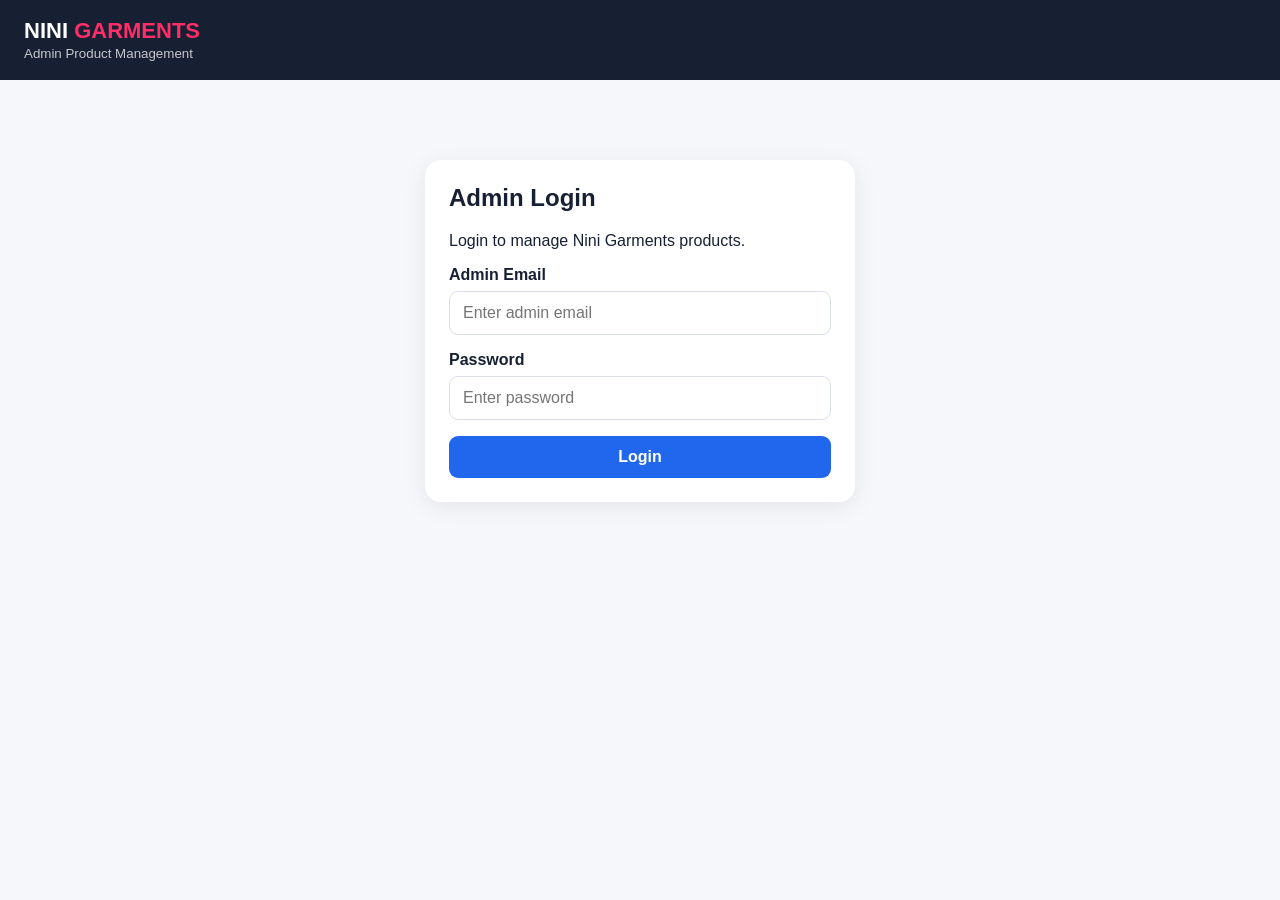
<file: admin.html>
<!DOCTYPE html>
<html lang="en">
<head>
<meta charset="UTF-8">
<meta name="viewport" content="width=device-width, initial-scale=1.0">
<title>Nini Garments | Admin Panel</title>

<style>
*{box-sizing:border-box}
body{
  margin:0;
  font-family:Arial,Helvetica,sans-serif;
  background:#f5f7fb;
  color:#172033;
}
button,input,select,textarea{font:inherit}
button{cursor:pointer}

.top{
  background:#172033;
  color:white;
  padding:18px 24px;
  display:flex;
  justify-content:space-between;
  align-items:center;
}
.logo-title{
  font-size:22px;
  font-weight:800;
}
.logo-title span{color:#ff2d68}
.top small{opacity:.75}

.container{
  width:100%;
  max-width:none;
  margin:24px 0;
  padding:0 24px;
}

/* PC-first admin workspace: use the available desktop width. */
#dashboard.container,
#ordersScreen.container,
#formScreen.container{
  width:100%;
  max-width:none;
}

.login{
  max-width:430px;
  margin:80px auto;
}

.card{
  background:white;
  border-radius:16px;
  padding:24px;
  box-shadow:0 5px 25px rgba(0,0,0,.07);
  margin-bottom:24px;
}

h1,h2,h3{margin-top:0}

.login{
  max-width:430px;
  margin:80px auto;
}

.field{margin-bottom:16px}
.field label{
  display:block;
  font-weight:700;
  margin-bottom:7px;
}
.field input,
.field select,
.field textarea{
  width:100%;
  padding:12px 13px;
  border:1px solid #d9deea;
  border-radius:9px;
  outline:none;
}
.field textarea{min-height:90px;resize:vertical}

.btn{
  border:0;
  border-radius:9px;
  padding:12px 18px;
  font-weight:700;
}
.primary{
  background:#2167ed;
  color:white;
}
.secondary{
  background:#edf2ff;
  color:#2167ed;
}
.danger{
  background:#ffe9ee;
  color:#d51f4f;
}
.logout{
  background:#fff;
  color:#172033;
  padding:8px 13px;
  border:0;
  border-radius:8px;
  font-weight:700;
}

.hidden{display:none!important}

.toolbar{
  display:flex;
  justify-content:space-between;
  align-items:center;
  gap:15px;
  margin-bottom:20px;
}
.toolbar h1{margin:0}

.products{
  display:grid;
  grid-template-columns:repeat(auto-fill,minmax(280px,1fr));
  gap:18px;
}

.product{
  border:1px solid #e4e8f0;
  border-radius:14px;
  overflow:hidden;
  background:#fff;
}
.product-img{
  height:190px;
  background:#f3f5f9;
  display:flex;
  align-items:center;
  justify-content:center;
}
.product-img img{
  width:100%;
  height:100%;
  object-fit:cover;
}
.no-image{
  color:#8a93a5;
  font-weight:700;
}
.product-body{padding:16px}
.product-body h3{
  margin:0 0 8px;
  font-size:18px;
}
.meta{
  color:#687287;
  font-size:14px;
  margin:4px 0;
}
.price{
  font-size:20px;
  font-weight:800;
  margin:10px 0;
}
.stock{
  display:inline-block;
  background:transparent;
  color:#64748b;
  padding:2px 0;
  border-radius:0;
  font-size:12px;
  font-weight:600;
}
.stock strong{font-weight:700;color:#475569}
.inactive{
  background:#ffe9ee;
  color:#c6204d;
}
.actions{
  display:flex;
  gap:8px;
  margin-top:14px;
}
.actions button{flex:1}

.size-grid{
  display:grid;
  grid-template-columns:repeat(2,1fr);
  gap:10px;
}
.size-row{
  border:1px solid #e1e5ee;
  border-radius:9px;
  padding:10px;
  display:flex;
  align-items:center;
  gap:8px;
}
.size-row input[type=number]{
  width:80px;
  padding:7px;
  border:1px solid #ccd2df;
  border-radius:7px;
}
.size-row label{
  flex:1;
  font-size:14px;
  font-weight:600;
}

.message{
  padding:11px 13px;
  border-radius:8px;
  margin-bottom:16px;
  display:none;
}
.success{
  display:block;
  background:#e8f8ee;
  color:#17733a;
}
.error{
  display:block;
  background:#ffe9ee;
  color:#b51e46;
}

.order-card{
  border:1px solid #e4e8f0;
  border-radius:14px;
  padding:18px;
  margin-bottom:14px;
  background:#fff;
}
.order-top{
  display:flex;
  justify-content:space-between;
  gap:15px;
  align-items:flex-start;
  margin-bottom:12px;
}
.order-id{font-size:19px;font-weight:800}
.order-status{
  display:inline-block;
  padding:5px 10px;
  border-radius:20px;
  background:#fff4d6;
  color:#8a6200;
  font-size:12px;
  font-weight:800;
  text-transform:capitalize;
}
.order-info{
  display:grid;
  grid-template-columns:repeat(2,minmax(0,1fr));
  gap:8px 18px;
  padding:12px;
  background:#f7f8fb;
  border-radius:10px;
  margin-bottom:12px;
}
.order-items{
  border-top:1px solid #e4e8f0;
  padding-top:12px;
}
.order-item{
  display:flex;
  justify-content:space-between;
  gap:12px;
  padding:7px 0;
}
.order-total{
  display:flex;
  justify-content:space-between;
  border-top:1px solid #dfe3eb;
  margin-top:8px;
  padding-top:10px;
  font-size:17px;
  font-weight:800;
}

/* ---------- MEESHO-STYLE ORDER PRESENTATION ---------- */
.order-card{
  border:1px solid #dfe5ee;
  border-radius:12px;
  padding:0;
  margin-bottom:16px;
  overflow:hidden;
  background:#fff;
}
.order-top{
  padding:14px 16px;
  margin:0;
  background:#fff;
  border-bottom:1px solid #e7ebf2;
}
.order-info{
  margin:0;
  border-radius:0;
  border-bottom:1px solid #e7ebf2;
  padding:13px 16px;
}
.order-items{
  padding:0 16px 14px;
  border-top:0;
}
.order-items-head{
  display:grid;
  grid-template-columns:minmax(260px,2.2fr) 110px 110px 120px;
  gap:12px;
  align-items:center;
  padding:11px 0;
  border-bottom:1px solid #dfe5ee;
  color:#64748b;
  font-size:12px;
  font-weight:800;
  text-transform:uppercase;
}
.order-item{
  display:grid;
  grid-template-columns:minmax(260px,2.2fr) 110px 110px 120px;
  gap:12px;
  align-items:center;
  padding:12px 0;
  border-bottom:1px solid #edf0f5;
}
.order-product-cell{
  display:flex;
  align-items:center;
  gap:12px;
  min-width:0;
}
.order-product-thumb{
  width:62px;
  height:62px;
  flex:0 0 62px;
  border:1px solid #dfe5ee;
  border-radius:8px;
  background:#f8fafc;
  object-fit:cover;
}
.order-product-thumb-fallback{
  display:flex;
  align-items:center;
  justify-content:center;
  color:#94a3b8;
  font-size:10px;
  font-weight:700;
}
.order-product-name{
  font-weight:800;
  line-height:1.35;
}
.order-product-meta{
  margin-top:4px;
  font-size:12px;
  color:#64748b;
  line-height:1.45;
}
.order-item-stat{
  font-weight:700;
  color:#172033;
}
.order-item-stat small{
  display:block;
  color:#64748b;
  font-size:11px;
  font-weight:600;
  margin-bottom:2px;
}
.order-qty{
  font-size:16px;
  font-weight:800;
}
.order-total{
  padding-top:13px;
}
.pending-summary-main{
  min-width:0;
}
.pending-summary-product{
  display:flex;
  align-items:center;
  gap:10px;
}
.pending-summary-thumb{
  width:48px;
  height:48px;
  border-radius:7px;
  object-fit:cover;
  border:1px solid #dfe5ee;
  background:#f8fafc;
  flex:0 0 48px;
}
.pending-summary-thumb-fallback{
  display:flex;
  align-items:center;
  justify-content:center;
  color:#94a3b8;
  font-size:9px;
  font-weight:700;
}
.pending-summary-row{
  grid-template-columns:minmax(260px,1.5fr) 70px 70px minmax(260px,2fr);
}
.order-placed-line{
  color:#64748b;
  font-size:12px;
  margin-top:4px;
}
@media(max-width:850px){
  .order-items-head{display:none}
  .order-item{
    grid-template-columns:1fr auto;
    gap:9px;
  }
  .order-product-cell{grid-column:1/-1}
  .order-item-stat{text-align:right}
}
@media(max-width:650px){
  .order-top{padding:12px}
  .order-info{padding:11px 12px}
  .order-items{padding:0 12px 12px}
  .order-product-thumb{width:54px;height:54px;flex-basis:54px}
  .pending-summary-row{grid-template-columns:1fr 58px 58px}
}

@media(max-width:650px){
  .order-info{grid-template-columns:1fr}
  .order-top{flex-direction:column}
}

.bulk-orders-bar{
  display:flex;
  justify-content:space-between;
  align-items:center;
  gap:12px;
  flex-wrap:wrap;
  padding:12px;
  margin-bottom:16px;
  border:1px solid #e4e8f0;
  border-radius:12px;
  background:#f8faff;
}
.bulk-left,.bulk-right{
  display:flex;
  align-items:center;
  gap:8px;
  flex-wrap:wrap;
}
.bulk-check-label{
  display:flex;
  align-items:center;
  gap:7px;
  font-weight:700;
}
.bulk-check-label input{
  width:18px;
  height:18px;
}
.bulk-status-select{
  padding:10px 12px;
  border:1px solid #ccd2df;
  border-radius:9px;
  background:#fff;
  font-weight:700;
}
.order-select{
  width:18px;
  height:18px;
  cursor:pointer;
}
.order-select-wrap{
  display:flex;
  align-items:center;
  gap:10px;
}
@media(max-width:650px){
  .bulk-orders-bar{align-items:stretch}
  .bulk-left,.bulk-right{width:100%}
  .bulk-right .bulk-status-select,.bulk-right #bulkUpdateOrdersBtn{flex:1}
}

@media(max-width:650px){
  .top{padding:14px}
  .container{margin:20px auto;padding:0 12px}
  .card{padding:18px}
  .toolbar{align-items:flex-start;flex-direction:column}
  .size-grid{grid-template-columns:1fr}
}

/* ---------- ORDER TABS / BULK ACTIONS ---------- */
.order-tabs{display:flex;gap:6px;flex-wrap:wrap;margin:0 0 16px;border-bottom:1px solid #e4e8f0;padding-bottom:0}
.order-tab{border:0;background:transparent;padding:11px 14px;font-weight:700;color:#687287;border-bottom:3px solid transparent;border-radius:8px 8px 0 0}
.order-tab:hover{background:#f5f7fb;color:#2167ed}
.order-tab.active{color:#2167ed;border-bottom-color:#2167ed;background:#f7f9ff}
.order-tab .count{font-size:12px;margin-left:4px}
.bulk-orders-bar{display:flex;justify-content:space-between;align-items:center;gap:12px;padding:12px 14px;background:#f7f9fd;border:1px solid #dfe5f0;border-radius:12px;margin-bottom:16px}
.bulk-left{display:flex;align-items:center;gap:12px;flex-wrap:wrap}
.bulk-right{display:flex;align-items:center;gap:8px}
.bulk-check-label{display:flex;align-items:center;gap:8px;font-weight:800}
.bulk-check-label input,.order-select{width:18px;height:18px;accent-color:#2167ed}
.bulk-action-btn{min-width:145px}
.order-select-wrap{display:flex;align-items:flex-start;gap:12px}
@media(max-width:650px){.bulk-orders-bar{flex-direction:column;align-items:stretch}.bulk-right{width:100%}.bulk-action-btn{width:100%}.order-tabs{overflow-x:auto;flex-wrap:nowrap}.order-tab{white-space:nowrap}}


.detail-header{display:flex;justify-content:space-between;align-items:flex-start;gap:15px;padding-bottom:18px;border-bottom:1px solid #e5e7eb}.detail-order-id{font-size:24px;font-weight:800}.detail-status{padding:7px 13px;border-radius:999px;background:#eef2ff;color:#1d4ed8;font-weight:700;font-size:13px}.detail-section{padding:18px 0;border-bottom:1px solid #e5e7eb}.detail-section:last-child{border-bottom:0}.detail-section h3{margin:0 0 12px;font-size:16px}.detail-grid{display:grid;grid-template-columns:repeat(2,minmax(0,1fr));gap:12px}.detail-grid>div{background:#f8fafc;border-radius:10px;padding:11px 13px}.detail-grid strong,.detail-grid span{display:block}.detail-grid strong{font-size:12px;color:#64748b;margin-bottom:4px}.detail-address{background:#f8fafc;border-radius:10px;padding:13px;line-height:1.6}.detail-item{display:flex;justify-content:space-between;gap:15px;padding:12px 0;border-bottom:1px solid #eef2f7}.detail-total{display:flex;justify-content:space-between;align-items:center;padding-top:15px;font-size:18px}@media(max-width:600px){.detail-grid{grid-template-columns:1fr}.detail-header{padding-right:35px}}

.image-upload-box{border:1px dashed #b9c5da;border-radius:12px;padding:14px;background:#f8faff;margin-top:10px}
.image-upload-row{display:flex;gap:10px;align-items:center;flex-wrap:wrap}
.image-upload-row input[type=file]{flex:1;min-width:220px}
.image-preview{display:none;margin-top:12px;width:180px;height:180px;border-radius:12px;object-fit:cover;border:1px solid #dce3ef;background:#fff}
.upload-status{margin-top:8px;font-size:13px;color:#687287}

.upload-toast{position:fixed;top:18px;right:18px;z-index:999999;max-width:420px;padding:14px 18px;border-radius:10px;background:#172033;color:#fff;font-weight:700;box-shadow:0 10px 30px rgba(0,0,0,.2);display:none}
.upload-toast.show{display:block}.upload-toast.success{background:#16833b}.upload-toast.error{background:#c6204d}
.image-upload-box.uploaded{border-color:#16833b;background:#f2fbf5}.image-upload-box.uploading{border-color:#2167ed;background:#f4f7ff}
.image-preview{width:180px;height:180px;object-fit:cover;border-radius:12px;border:1px solid #dce3ef;background:#fff;display:none;margin-top:12px}
.image-upload-actions{display:flex;gap:8px;flex-wrap:wrap;margin-top:10px}


.pending-product-summary{
  background:#fff;
  border:1px solid #dbe3ef;
  border-radius:14px;
  margin:0 0 14px;
  padding:16px;
  box-shadow:0 3px 12px rgba(15,23,42,.05);
}
.pending-summary-head{
  display:flex;
  justify-content:space-between;
  align-items:center;
  gap:12px;
  margin-bottom:12px;
}
.pending-summary-total{
  display:flex;
  flex-direction:column;
  align-items:center;
  justify-content:center;
  min-width:74px;
  padding:8px 12px;
  border-radius:10px;
  background:#eff6ff;
  color:#2563eb;
}
.pending-summary-total strong{font-size:20px;line-height:1}
.pending-summary-total span{font-size:11px;margin-top:3px}
.pending-summary-labels,
.pending-summary-row{
  display:grid;
  grid-template-columns:minmax(220px,1.5fr) 70px 70px minmax(260px,2fr);
  gap:12px;
  align-items:center;
}
.pending-summary-labels{
  padding:8px 10px;
  background:#f8fafc;
  border:1px solid #e7edf5;
  border-radius:8px 8px 0 0;
  font-size:12px;
  font-weight:800;
  color:#64748b;
}
.pending-summary-row{
  padding:11px 10px;
  border:1px solid #e7edf5;
  border-top:0;
  font-size:13px;
}
.pending-summary-main{
  display:flex;
  flex-direction:column;
  gap:3px;
}
.pending-summary-sku{
  font-size:11px;
  color:#64748b;
}
.pending-summary-stat{
  display:flex;
  flex-direction:column;
  align-items:center;
}
.pending-summary-stat strong{font-size:16px;color:#0f172a}
.pending-summary-stat span{font-size:10px;color:#64748b}
.pending-summary-sizes{
  color:#475569;
  line-height:1.5;
}
@media(max-width:700px){
  .pending-summary-labels{display:none}
  .pending-summary-row{
    grid-template-columns:1fr 58px 58px;
  }
  .pending-summary-sizes{
    grid-column:1/-1;
    padding-top:5px;
    border-top:1px dashed #e2e8f0;
  }
}

/* ---------- PC-FIRST ADMIN LAYOUT ---------- */
@media(min-width:851px){
  .container{
    padding-left:24px;
    padding-right:24px;
  }

  #dashboard .products{
    grid-template-columns:repeat(auto-fill,minmax(300px,1fr));
    gap:18px;
  }

  #ordersScreen .card,
  #formScreen .card{
    width:100%;
  }

  #ordersScreen .order-card{
    width:100%;
  }

  #formScreen .card{
    padding:28px;
  }
}

@media(max-width:650px){
  .container{
    width:100%;
    margin:14px 0;
    padding:0 10px;
  }

  .card{
    padding:14px;
    border-radius:12px;
  }

  .top{
    padding:13px 14px;
  }

  .logo-title{font-size:20px}

  .products{
    grid-template-columns:1fr;
  }

  .product-img{height:180px}

  .product-body{padding:13px}

  .actions{
    flex-wrap:wrap;
  }

  .actions button{
    min-width:0;
  }
}

/* Product-card copy action */
.copy-product-btn{
  background:#f1f5ff;
  color:#2167ed;
  border:1px solid #d9e3ff;
}
.copy-product-btn:hover{
  background:#e7eeff;
}
.copy-note{
  display:block;
  margin-top:6px;
  color:#64748b;
  font-size:12px;
}

</style>
</head>

<body>
<div id="uploadToast" class="upload-toast"></div>

<div class="top">
  <div>
    <div class="logo-title">NINI <span>GARMENTS</span></div>
    <small>Admin Product Management</small>
  </div>
  <div style="display:flex;align-items:center;gap:8px;flex-wrap:wrap;justify-content:flex-end">
    <button id="enableNotificationsBtn" class="logout hidden" type="button" style="background:#2167ed;color:#fff">
      🔔 Enable Notifications
    </button>
    <button id="testNotificationBtn" class="logout hidden" type="button" style="background:#fff;color:#172033">
      Test 🔔
    </button>
    <button id="logoutBtn" class="logout hidden">Logout</button>
  </div>
</div>

<!-- LOGIN -->
<div id="loginScreen" class="container">
  <div class="card login">
    <h2>Admin Login</h2>
    <p>Login to manage Nini Garments products.</p>

    <div id="loginMessage" class="message"></div>

    <div class="field">
      <label>Admin Email</label>
      <input id="loginEmail" type="email" placeholder="Enter admin email">
    </div>

    <div class="field">
      <label>Password</label>
      <input id="loginPassword" type="password" placeholder="Enter password">
    </div>

    <button id="loginBtn" class="btn primary" style="width:100%">
      Login
    </button>
  </div>
</div>

<!-- DASHBOARD -->
<div id="dashboard" class="container hidden">

  <div class="toolbar">
    <div>
      <h1>Products</h1>
      <div id="productCount" class="meta"></div>
    </div>

    <div style="display:flex;gap:10px;flex-wrap:wrap">
      <button id="ordersBtn" class="btn secondary">
        📦 Orders
      </button>
      <button id="businessBtn" class="btn secondary" type="button" onclick="openBusinessCenter()">
        📊 Business
      </button>
      <button id="addBtn" class="btn primary">
        + Add Product
      </button>
    </div>
  </div>

  <div id="notificationStatus" class="message" style="display:none"></div>

  <div id="dashboardMessage" class="message"></div>

  <div id="products" class="products"></div>
</div>

<!-- ORDERS -->
<div id="ordersScreen" class="container hidden">
  <div class="card">
    <div class="toolbar">
      <div>
        <h2 style="margin-bottom:6px">Orders</h2>
        <div id="orderCount" class="meta"></div>
      </div>
      <div style="display:flex;gap:8px">
        <button id="refreshOrdersBtn" class="btn secondary">↻ Refresh</button>
        <button id="backFromOrdersBtn" class="btn secondary">← Products</button>
      </div>
    </div>

    <div id="ordersMessage" class="message"></div>

    <div id="orderTabs" class="order-tabs"></div>

    <div class="order-filters" style="display:flex;gap:10px;flex-wrap:wrap;margin:12px 0;">
      <input id="orderSearchInput" type="search" placeholder="Search Order ID, customer, mobile..." style="flex:1;min-width:240px;padding:11px 13px;border:1px solid #ccd2df;border-radius:8px;font-size:14px;">
      <select id="orderDateFilter" style="min-width:170px;padding:11px 13px;border:1px solid #ccd2df;border-radius:8px;font-size:14px;background:#fff;">
        <option value="all">All Dates</option>
        <option value="today">Today</option>
        <option value="yesterday">Yesterday</option>
        <option value="7days">Last 7 Days</option>
        <option value="30days">Last 30 Days</option>
      </select>
      <button id="clearOrderFiltersBtn" class="btn secondary" type="button">Clear Filters</button>
    </div>

    <div class="bulk-orders-bar">
      <div class="bulk-left">
        <label class="bulk-check-label">
          <input id="selectAllPending" type="checkbox">
          <span id="selectAllLabel">Select All</span>
        </label>
        <button id="clearOrderSelectionBtn" class="btn secondary" type="button">Clear Selection</button>
      </div>

      <div class="bulk-right">
        <button id="bulkUpdateOrdersBtn" class="btn primary bulk-action-btn" type="button">Accept Selected</button>
      </div>
    </div>

    <div id="orders"></div>
  </div>
</div>

<!-- PRODUCT FORM -->
<div id="formScreen" class="container hidden">

  <div class="card">

    <div class="toolbar">
      <h2 id="formTitle">Add Product</h2>
      <button id="backBtn" class="btn secondary">← Back</button>
    </div>

    <div id="formMessage" class="message"></div>
    <div class="meta" style="margin-bottom:14px">Fields marked with <strong>*</strong> are compulsory. Product save/update nahi hoga jab tak required details complete na ho.</div>

    <div class="field">
      <label>Product Name *</label>
      <input id="productName" type="text" placeholder="Example: Dino Hoodie Set">
      <small class="copy-note">Tip: Products page se ⧉ Copy dabao, phir sirf name, SKU, price/offer, color ya photos jaise required details change karke new product save kar sakte ho.</small>
    </div>

    <div class="field">
      <label>Category *</label>
      <select id="productCategory">
        <option value="">Select Category</option>
        <option value="Hoodies">Hoodies</option>
        <option value="Kids Sets">Kids Sets</option>
        <option value="Kids Clothing">Kids Clothing</option>
        <option value="Winter Wear">Winter Wear</option>
        <option value="New Arrivals">New Arrivals</option>
      </select>
    </div>

    <div class="price-row">
      <div class="field">
        <label>MRP (₹) *</label>
        <input id="productMrp" type="number" min="0" placeholder="999">
      </div>
      <div class="field">
        <label>Selling Price (₹) *</label>
        <input id="productPrice" type="number" min="0" placeholder="699">
      </div>
      <div class="field">
        <label>Discount</label>
        <div id="discountDisplay" class="discount-box">0% OFF</div>
      </div>
    </div>

    <div class="field">
      <label>Age Group *</label>
      <select id="productAgeGroup" required>
        <option value="">Select Age Group</option>
        <optgroup label="Months">
          <option value="0–3 Months">0–3 Months</option>
          <option value="3–6 Months">3–6 Months</option>
          <option value="6–12 Months">6–12 Months</option>
          <option value="12–18 Months">12–18 Months</option>
        </optgroup>
        <optgroup label="Years">
          <option value="1–2 Years">1–2 Years</option>
          <option value="2–3 Years">2–3 Years</option>
          <option value="3–4 Years">3–4 Years</option>
          <option value="4–5 Years">4–5 Years</option>
          <option value="5–6 Years">5–6 Years</option>
          <option value="6–7 Years">6–7 Years</option>
          <option value="7–8 Years">7–8 Years</option>
          <option value="8–9 Years">8–9 Years</option>
          <option value="9–10 Years">9–10 Years</option>
          <option value="10–11 Years">10–11 Years</option>
          <option value="11–12 Years">11–12 Years</option>
        </optgroup>
      </select>
    </div>

    <div class="field">
      <label>SKU *</label>
      <input id="productSku" type="text" required placeholder="Example: NG-HOOD-001">
    </div>
    <div class="field">
      <label>Product Images</label>
      <p class="meta">4 photos upload kar sakte ho. Har photo Cloudflare R2 mein save hogi. Existing photo ko bhi replace kar sakte ho.</p>
      <div id="imageUploadGlobalStatus" class="meta" style="margin-bottom:10px"></div>

      <div class="image-upload-box" id="imageBoxFront">
        <strong>Front Image *</strong>
        <input id="productImageFront" type="url" placeholder="Front image URL (required)" style="width:100%;margin-top:10px;padding:10px;border:1px solid #d9deea;border-radius:8px">
        <div class="image-upload-row" style="margin-top:10px">
          <input id="productImageFrontFile" type="file" accept="image/jpeg,image/png,image/webp,image/gif">
          <button id="uploadImageFrontBtn" class="btn secondary" type="button">Upload / Replace Front</button>
        </div>
        <div id="uploadStatusFront" class="upload-status">Select a photo, then click Upload / Replace Front.</div>
        <img id="imagePreviewFront" class="image-preview" alt="Front image preview">
      </div>

      <div class="image-upload-box" id="imageBoxBack">
        <strong>Back Image</strong>
        <input id="productImageBack" type="url" placeholder="Back image URL (optional)" style="width:100%;margin-top:10px;padding:10px;border:1px solid #d9deea;border-radius:8px">
        <div class="image-upload-row" style="margin-top:10px">
          <input id="productImageBackFile" type="file" accept="image/jpeg,image/png,image/webp,image/gif">
          <button id="uploadImageBackBtn" class="btn secondary" type="button">Upload / Replace Back</button>
        </div>
        <div id="uploadStatusBack" class="upload-status">Optional. Select a photo, then upload.</div>
        <img id="imagePreviewBack" class="image-preview" alt="Back image preview">
      </div>

      <div class="image-upload-box" id="imageBoxAdditional">
        <strong>Additional Image</strong>
        <input id="productImageAdditional" type="url" placeholder="Additional image URL (optional)" style="width:100%;margin-top:10px;padding:10px;border:1px solid #d9deea;border-radius:8px">
        <div class="image-upload-row" style="margin-top:10px">
          <input id="productImageAdditionalFile" type="file" accept="image/jpeg,image/png,image/webp,image/gif">
          <button id="uploadImageAdditionalBtn" class="btn secondary" type="button">Upload / Replace Additional</button>
        </div>
        <div id="uploadStatusAdditional" class="upload-status">Optional. Select a photo, then upload.</div>
        <img id="imagePreviewAdditional" class="image-preview" alt="Additional image preview">
      </div>

      <div class="image-upload-box" id="imageBoxExtra">
        <strong>Extra Image</strong>
        <input id="productImageExtra" type="url" placeholder="Extra image URL (optional)" style="width:100%;margin-top:10px;padding:10px;border:1px solid #d9deea;border-radius:8px">
        <div class="image-upload-row" style="margin-top:10px">
          <input id="productImageExtraFile" type="file" accept="image/jpeg,image/png,image/webp,image/gif">
          <button id="uploadImageExtraBtn" class="btn secondary" type="button">Upload / Replace Extra</button>
        </div>
        <div id="uploadStatusExtra" class="upload-status">Optional. Select a photo, then upload.</div>
        <img id="imagePreviewExtra" class="image-preview" alt="Extra image preview">
      </div>

      <div class="image-upload-actions">
        <button id="uploadAllSelectedBtn" class="btn primary" type="button">Upload All Selected Images</button>
        <button id="clearImageChangesBtn" class="btn danger" type="button">Clear Image Changes</button>
      </div>
      <div class="meta" style="margin-top:8px">Maximum 5 MB per image. JPG, PNG, WEBP or GIF.</div>
    </div>

    <div class="field">
      <label>Description *</label>
      <textarea id="productDescription" required placeholder="Product description"></textarea>
    </div>

    <div class="field">
      <label>Marketing</label>
      <div class="check-grid">
        <label class="check-item"><input id="productFeatured" type="checkbox"> Featured Product</label>
        <label class="check-item"><input id="productNewArrival" type="checkbox"> New Arrival</label>
        <label class="check-item"><input id="productBestSeller" type="checkbox"> Best Seller</label>
      </div>
    </div>

    <div class="field">
      <label>Tags</label>
      <input id="productTags" type="text" placeholder="hoodie, winter, boys">
      <small class="meta">Multiple tags comma se separate karo.</small>
    </div>

    <h3>Sizes & Stock</h3>
    <p class="meta">Sirf jis size ko select karoge wahi product mein available hoga. Selected size ke liye Stock, MRP aur Selling Price *compulsory* hain.</p>

    <div id="sizeGrid" class="size-grid"></div>

    <br>

    <button id="saveBtn" class="btn primary">
      Save Product
    </button>

  </div>
</div>

<script>
const API_URL = "https://nini-api.msninigarments7368.workers.dev";

const SIZE_OPTIONS = [
  "0–3 Months",
  "3–6 Months",
  "6–12 Months",
  "12–18 Months",
  "1–2 Years",
  "2–3 Years",
  "3–4 Years",
  "4–5 Years",
  "5–6 Years",
  "6–7 Years",
  "7–8 Years",
  "8–9 Years",
  "9–10 Years",
  "10–11 Years",
  "11–12 Years"
];

let adminEmail = "";
let adminPassword = "";
let products = [];
let editingId = null;
let allOrders = [];
let currentOrderFilter = "pending";

const $ = id => document.getElementById(id);

function showMessage(id, text, type="success"){
  const el = $(id);
  el.textContent = text;
  el.className = "message " + type;
}

function hideMessage(id){
  $(id).className = "message";
}

function showDashboard(){
  $("loginScreen").classList.add("hidden");
  $("formScreen").classList.add("hidden");
  $("ordersScreen").classList.add("hidden");
  $("dashboard").classList.remove("hidden");
  $("logoutBtn").classList.remove("hidden");
}

function showForm(){
  $("dashboard").classList.add("hidden");
  $("ordersScreen").classList.add("hidden");
  $("formScreen").classList.remove("hidden");
}

function showOrders(){
  $("dashboard").classList.add("hidden");
  $("formScreen").classList.add("hidden");
  $("ordersScreen").classList.remove("hidden");
  loadOrders();
}

function resetForm(){
  editingId = null;

  $("formTitle").textContent = "Add Product";
  $("productName").value = "";
  $("productCategory").value = "";
  $("productMrp").value = "";
  $("productPrice").value = "";
  $("discountDisplay").textContent = "0% OFF";
  $("productAgeGroup").value = "";
  $("productSku").value = "";
  ["Front","Back","Additional","Extra"].forEach(slot=>{
    $("productImage"+slot).value = "";
    $("productImage"+slot+"File").value = "";
    $("imagePreview"+slot).removeAttribute("src");
    $("imagePreview"+slot).style.display = "none";
    $("uploadStatus"+slot).textContent =
      slot === "Front"
        ? "Select a photo, then click Upload / Replace Front."
        : "Optional. Select a photo, then upload.";
    $("imageBox"+slot).classList.remove("uploaded","uploading");
  });
  $("imageUploadGlobalStatus").textContent = "";
  $("productDescription").value = "";
  $("productFeatured").checked = false;
  $("productNewArrival").checked = false;
  $("productBestSeller").checked = false;
  $("productTags").value = "";
  $("saveBtn").textContent = "Save Product";

  SIZE_OPTIONS.forEach(size=>{
    const cb = document.querySelector(
      `input[data-size="${CSS.escape(size)}"]`
    );
    const stock = document.querySelector(
      `input[data-stock="${CSS.escape(size)}"]`
    );

    const mrp = document.querySelector(
      `input[data-mrp="${CSS.escape(size)}"]`
    );
    const price = document.querySelector(
      `input[data-price="${CSS.escape(size)}"]`
    );

    if(cb) cb.checked = false;
    if(stock) stock.value = 0;
    if(stock) stock.disabled = true;
    if(mrp) mrp.value = 0;
    if(mrp) mrp.disabled = true;
    if(price) price.value = 0;
    if(price) price.disabled = true;
  });

  hideMessage("formMessage");
}

function buildSizes(){
  $("sizeGrid").innerHTML = "";

  SIZE_OPTIONS.forEach((size,index)=>{
    const row = document.createElement("div");
    row.className = "size-row";

    row.innerHTML = `
      <input
        type="checkbox"
        id="size_${index}"
        data-size="${size}"
      >

      <label for="size_${index}">${size}</label>

      <input
        type="number"
        min="0"
        value="0"
        disabled
        data-stock="${size}"
        placeholder="Stock *"
        title="Stock (required)"
      >

      <input
        type="number"
        min="0"
        value="0"
        disabled
        data-mrp="${size}"
        placeholder="MRP *"
        title="MRP (required)"
      >

      <input
        type="number"
        min="0"
        value="0"
        disabled
        data-price="${size}"
        placeholder="Price"
        title="Selling Price"
      >
    `;

    const checkbox = row.querySelector("input[type=checkbox]");
    const stock = row.querySelector(`input[data-stock="${CSS.escape(size)}"]`);
    const mrp = row.querySelector(`input[data-mrp="${CSS.escape(size)}"]`);
    const price = row.querySelector(`input[data-price="${CSS.escape(size)}"]`);

    checkbox.addEventListener("change",()=>{
      const disabled = !checkbox.checked;

      stock.disabled = disabled;
      mrp.disabled = disabled;
      price.disabled = disabled;

      if(checkbox.checked){
        if(Number(stock.value) === 0) stock.value = 1;
      }
    });

    $("sizeGrid").appendChild(row);
  });
}

async function login(){

  const email = $("loginEmail").value.trim().toLowerCase();
  const password = $("loginPassword").value;

  if(!email || !password){
    showMessage(
      "loginMessage",
      "Email and password required.",
      "error"
    );
    return;
  }

  $("loginBtn").disabled = true;
  $("loginBtn").textContent = "Logging in...";

  try{

    const response = await fetch(API_URL + "/api/login",{
      method:"POST",
      headers:{
        "Content-Type":"application/json"
      },
      body:JSON.stringify({
        email,
        password
      })
    });

    const data = await response.json();

    if(!response.ok || !data.success){
      throw new Error(data.error || "Login failed");
    }

    if(!data.user || data.user.role !== "admin"){
      throw new Error("This account is not an admin account.");
    }

    adminEmail = email;
    adminPassword = password;

    showDashboard();
    await loadProducts();
    prepareNotificationUIAfterLogin();

  }catch(error){

    showMessage(
      "loginMessage",
      error.message,
      "error"
    );

  }finally{

    $("loginBtn").disabled = false;
    $("loginBtn").textContent = "Login";
  }
}

async function loadProducts(){

  showMessage(
    "dashboardMessage",
    "Loading products...",
    "success"
  );

  try{

    const response = await fetch(
      API_URL + "/api/admin/products",
      {
        method:"POST",
        headers:{
          "Content-Type":"application/json"
        },
        body:JSON.stringify({
          email:adminEmail,
          password:adminPassword
        })
      }
    );

    const data = await response.json();

    if(!response.ok || !data.success){
      throw new Error(data.error || "Could not load products");
    }

    products = data.products || [];

    renderProducts();

    hideMessage("dashboardMessage");

  }catch(error){

    showMessage(
      "dashboardMessage",
      error.message,
      "error"
    );
  }
}

function renderProducts(){

  $("productCount").textContent =
    products.length + " product(s)";

  if(!products.length){

    $("products").innerHTML = `
      <div class="card">
        <h3>No products found</h3>
        <p>Add your first product.</p>
      </div>
    `;

    return;
  }

  $("products").innerHTML = products.map(product=>{

    const sizes = Array.isArray(product.sizes)
      ? product.sizes
      : [];

    const totalStock = sizes.reduce(
      (sum,item)=>sum + Number(item.stock || 0),
      0
    );

    const sizeText = sizes.length
      ? sizes.map(s=>`${s.size}: ${s.stock}`).join(" • ")
      : "No sizes added";

    const imageUrl = product.image_front || product.image;
    const image = imageUrl
      ? `<img src="${escapeHtml(imageUrl)}"
          alt="${escapeHtml(product.name)}"
          onerror="this.style.display='none';this.nextElementSibling.style.display='block'">`
      : "";

    return `
      <div class="product">

        <div class="product-img">
          ${image}
          <div class="no-image" style="${imageUrl ? "display:none" : ""}">
            No Image
          </div>
        </div>

        <div class="product-body">

          <h3>${escapeHtml(product.name)}</h3>

          <div class="meta">
            ${escapeHtml(product.category || "")}
          </div>

          <div class="price">
            ₹${Number(product.price || 0)}
          </div>

          <div class="meta">
            ${escapeHtml(sizeText)}
          </div>

          <span class="stock ${product.active ? "" : "inactive"}">
            ${product.active
              ? "Active • Stock " + totalStock
              : "Inactive"}
          </span>

          <div class="actions">

            <button
              class="btn secondary"
              onclick="editProduct(${product.id})">
              Edit
            </button>

            <button
              class="btn copy-product-btn"
              onclick="copyProduct(${product.id})">
              ⧉ Copy
            </button>

            ${
              product.active
              ? `<button
                  class="btn danger"
                  onclick="deactivateProduct(${product.id})">
                  Deactivate
                </button>`
              : ""
            }

          </div>

        </div>
      </div>
    `;

  }).join("");
}

function escapeHtml(value){
  return String(value ?? "")
    .replace(/&/g,"&amp;")
    .replace(/</g,"&lt;")
    .replace(/>/g,"&gt;")
    .replace(/"/g,"&quot;")
    .replace(/'/g,"&#039;");
}

function updateDiscount(){
  const mrp = Number($("productMrp").value || 0);
  const price = Number($("productPrice").value || 0);
  if(!mrp || !price || price > mrp){
    $("discountDisplay").textContent =
      price > mrp ? "Invalid: Selling > MRP" : "0% OFF";
    return;
  }
  const discount = Math.round(((mrp - price) / mrp) * 100);
  $("discountDisplay").textContent = discount + "% OFF";
}

function editProduct(id){

  const product = products.find(p=>Number(p.id) === Number(id));

  if(!product) return;

  editingId = id;

  $("formTitle").textContent = "Edit Product";
  $("saveBtn").textContent = "Update Product";

  $("productName").value = product.name || "";
  $("productCategory").value = product.category || "";
  $("productMrp").value = product.mrp ?? product.price ?? "";
  $("productPrice").value = product.price ?? "";
  $("productAgeGroup").value = product.age_group || "";
  $("productSku").value = product.sku || "";
  const imageValues = {
    Front: product.image_front || product.image || "",
    Back: product.image_back || "",
    Additional: product.image_additional || "",
    Extra: product.image_extra || ""
  };

  ["Front","Back","Additional","Extra"].forEach(slot=>{
    $("productImage"+slot).value = imageValues[slot];
    $("productImage"+slot+"File").value = "";
    if(imageValues[slot]){
      $("imagePreview"+slot).src = imageValues[slot];
      $("imagePreview"+slot).style.display = "block";
      $("uploadStatus"+slot).textContent = "Existing image loaded.";
    }else{
      $("imagePreview"+slot).removeAttribute("src");
      $("imagePreview"+slot).style.display = "none";
    }
  });
  $("productDescription").value = product.description || "";
  $("productFeatured").checked = Number(product.featured || 0) === 1;
  $("productNewArrival").checked = Number(product.new_arrival || 0) === 1;
  $("productBestSeller").checked = Number(product.best_seller || 0) === 1;
  $("productTags").value = product.tags || "";
  updateDiscount();

  SIZE_OPTIONS.forEach(size=>{

    const checkbox = document.querySelector(
      `input[data-size="${CSS.escape(size)}"]`
    );

    const stock = document.querySelector(
      `input[data-stock="${CSS.escape(size)}"]`
    );

    const found = (product.sizes || []).find(
      s => s.size === size
    );

    const mrp = document.querySelector(
      `input[data-mrp="${CSS.escape(size)}"]`
    );

    const price = document.querySelector(
      `input[data-price="${CSS.escape(size)}"]`
    );

    checkbox.checked = !!found;
    stock.disabled = !found;
    mrp.disabled = !found;
    price.disabled = !found;

    stock.value = found ? Number(found.stock || 0) : 0;
    mrp.value = found ? Number(found.mrp || 0) : 0;
    price.value = found ? Number(found.price || 0) : 0;

  });

  hideMessage("formMessage");
  showForm();
}


function copyProduct(id){

  const product = products.find(
    p=>Number(p.id) === Number(id)
  );

  if(!product) return;

  /*
    Copy mode intentionally keeps the existing product ID out of the save
    request. The copied product is therefore created as a NEW product.
    All listing details, images, size prices and stock are pre-filled so
    the admin only needs to change the few fields that are different.
  */
  editingId = null;

  $("formTitle").textContent = "Copy Product";
  $("saveBtn").textContent = "Add Copied Product";

  $("productName").value = product.name || "";
  $("productCategory").value = product.category || "";
  $("productMrp").value = product.mrp ?? product.price ?? "";
  $("productPrice").value = product.price ?? "";
  $("productAgeGroup").value = product.age_group || "";
  $("productSku").value = "";  // SKU should be unique for the new listing.

  const imageValues = {
    Front: product.image_front || product.image || "",
    Back: product.image_back || "",
    Additional: product.image_additional || "",
    Extra: product.image_extra || ""
  };

  ["Front","Back","Additional","Extra"].forEach(slot=>{
    $("productImage"+slot).value = imageValues[slot];
    $("productImage"+slot+"File").value = "";

    if(imageValues[slot]){
      $("imagePreview"+slot).src = imageValues[slot];
      $("imagePreview"+slot).style.display = "block";
      $("uploadStatus"+slot).textContent = "Copied existing image URL.";
    }else{
      $("imagePreview"+slot).removeAttribute("src");
      $("imagePreview"+slot).style.display = "none";
      $("uploadStatus"+slot).textContent =
        slot === "Front"
          ? "Select a photo, then click Upload / Replace Front."
          : "Optional. Select a photo, then upload.";
    }

    $("imageBox"+slot).classList.remove("uploaded","uploading");
  });

  $("imageUploadGlobalStatus").textContent =
    "Product copied. Change the required details, then add it.";

  $("productDescription").value = product.description || "";
  $("productFeatured").checked = Number(product.featured || 0) === 1;
  $("productNewArrival").checked = Number(product.new_arrival || 0) === 1;
  $("productBestSeller").checked = Number(product.best_seller || 0) === 1;
  $("productTags").value = product.tags || "";

  updateDiscount();

  SIZE_OPTIONS.forEach(size=>{

    const checkbox = document.querySelector(
      `input[data-size="${CSS.escape(size)}"]`
    );

    const stock = document.querySelector(
      `input[data-stock="${CSS.escape(size)}"]`
    );

    const mrp = document.querySelector(
      `input[data-mrp="${CSS.escape(size)}"]`
    );

    const price = document.querySelector(
      `input[data-price="${CSS.escape(size)}"]`
    );

    const found = (product.sizes || []).find(
      s => s.size === size
    );

    checkbox.checked = !!found;
    stock.disabled = !found;
    mrp.disabled = !found;
    price.disabled = !found;

    stock.value = found ? Number(found.stock || 0) : 0;
    mrp.value = found ? Number(found.mrp || 0) : 0;
    price.value = found ? Number(found.price || 0) : 0;

  });

  hideMessage("formMessage");
  showForm();

  showUploadToast(
    "✓ Product copied. Change name/SKU/price as needed and save as a new product.",
    "success"
  );
}

function collectSizes(){

  const sizes = [];

  SIZE_OPTIONS.forEach(size=>{

    const checkbox = document.querySelector(
      `input[data-size="${CSS.escape(size)}"]`
    );

    const stock = document.querySelector(
      `input[data-stock="${CSS.escape(size)}"]`
    );

    const mrp = document.querySelector(
      `input[data-mrp="${CSS.escape(size)}"]`
    );

    const price = document.querySelector(
      `input[data-price="${CSS.escape(size)}"]`
    );

    if(checkbox && checkbox.checked){

      const stockValue = Number(stock.value || 0);
      const mrpValue = Number(mrp.value || 0);
      const priceValue = Number(price.value || 0);

      sizes.push({
        size,
        stock: stockValue,
        mrp: mrpValue,
        price: priceValue
      });

    }

  });

  return sizes;
}

function showUploadToast(message,type="success"){
  const toast=$("uploadToast"); if(!toast)return;
  toast.textContent=message;
  toast.className="upload-toast show "+type;
  clearTimeout(window.__uploadToastTimer);
  window.__uploadToastTimer=setTimeout(()=>toast.className="upload-toast",4500);
}

async function uploadProductImage(slot){
  const input=$("productImage"+slot+"File");
  const file=input && input.files ? input.files[0] : null;
  if(!file){
    $("uploadStatus"+slot).textContent="No image selected.";
    showUploadToast("Please select "+slot+" image first.","error");
    return false;
  }
  if(!file.type || !file.type.startsWith("image/")){
    $("uploadStatus"+slot).textContent="Invalid image file.";
    showUploadToast(slot+": only image files are allowed.","error");
    return false;
  }
  if(file.size>5*1024*1024){
    $("uploadStatus"+slot).textContent="Image is larger than 5 MB.";
    showUploadToast(slot+": image must be 5 MB or less.","error");
    return false;
  }

  const button=$("uploadImage"+slot+"Btn");
  const box=$("imageBox"+slot);
  const status=$("uploadStatus"+slot);
  const preview=$("imagePreview"+slot);
  button.disabled=true;
  button.textContent="Uploading...";
  box.classList.remove("uploaded");
  box.classList.add("uploading");
  status.textContent="Uploading "+slot+" image to Cloudflare R2...";

  try{
    if(!adminEmail || !adminPassword) throw new Error("Admin session missing. Please logout and login again.");

    const fd=new FormData();
    fd.append("email",adminEmail);
    fd.append("password",adminPassword);
    fd.append("file",file,file.name);

    const controller=new AbortController();
    const timer=setTimeout(()=>controller.abort(),60000);
    let response;
    try{
      response=await fetch(API_URL+"/api/admin/upload-image",{method:"POST",body:fd,signal:controller.signal});
    }finally{clearTimeout(timer);}

    const raw=await response.text();
    let data={};
    try{data=raw?JSON.parse(raw):{};}catch(_){throw new Error("Server returned an invalid response.");}

    if(!response.ok || !data.success) throw new Error(data.error||("Upload failed (HTTP "+response.status+")"));
    if(!data.image_url) throw new Error("Upload succeeded but image URL was not returned.");

    $("productImage"+slot).value=data.image_url;
    preview.src=data.image_url;
    preview.style.display="block";
    status.textContent="✓ "+slot+" image uploaded successfully.";
    box.classList.remove("uploading");
    box.classList.add("uploaded");
    $("imageUploadGlobalStatus").textContent="Last upload: "+slot+" ✓";
    showUploadToast("✓ "+slot+" image uploaded successfully!","success");
    return true;
  }catch(error){
    box.classList.remove("uploading");
    const msg=error.name==="AbortError"?"Request timed out.":error.message;
    status.textContent="✕ Upload failed: "+msg;
    showUploadToast("✕ "+slot+" upload failed: "+msg,"error");
    return false;
  }finally{
    button.disabled=false;
    button.textContent="Upload / Replace "+slot;
  }
}

function previewSelectedProductImage(slot){
  const input=$("productImage"+slot+"File");
  const file=input && input.files ? input.files[0] : null;
  const preview=$("imagePreview"+slot);
  const box=$("imageBox"+slot);
  if(!file){
    preview.removeAttribute("src");
    preview.style.display="none";
    $("uploadStatus"+slot).textContent="No image selected.";
    return;
  }
  if(file.size>5*1024*1024){
    preview.style.display="none";
    $("uploadStatus"+slot).textContent="✕ Image is larger than 5 MB.";
    showUploadToast(slot+": image must be 5 MB or less.","error");
    return;
  }
  preview.src=URL.createObjectURL(file);
  preview.style.display="block";
  box.classList.remove("uploaded","uploading");
  $("uploadStatus"+slot).textContent="Image selected. Click Upload / Replace "+slot+".";
  $("imageUploadGlobalStatus").textContent=slot+" image selected.";
}

async function uploadAllSelectedImages(){
  const slots=["Front","Back","Additional","Extra"];
  const selected=slots.filter(slot=>{
    const input=$("productImage"+slot+"File");
    return input && input.files && input.files[0];
  });
  if(!selected.length){
    showUploadToast("Please select at least one image.","error");
    return;
  }
  const button=$("uploadAllSelectedBtn");
  button.disabled=true;
  button.textContent="Uploading...";
  let ok=0;
  try{
    for(const slot of selected) if(await uploadProductImage(slot)) ok++;
    if(ok===selected.length){
      $("imageUploadGlobalStatus").textContent="All selected images uploaded ✓";
      showUploadToast("✓ All "+ok+" selected images uploaded successfully!","success");
    }else{
      showUploadToast(ok+" of "+selected.length+" images uploaded. Check the image messages.","error");
    }
  }finally{
    button.disabled=false;
    button.textContent="Upload All Selected Images";
  }
}

function clearImageChanges(){
  ["Front","Back","Additional","Extra"].forEach(slot=>{
    $("productImage"+slot).value="";
    $("productImage"+slot+"File").value="";
    $("imagePreview"+slot).removeAttribute("src");
    $("imagePreview"+slot).style.display="none";
    $("uploadStatus"+slot).textContent=slot==="Front"
      ?"Select a photo, then click Upload / Replace Front."
      :"Optional. Select a photo, then upload.";
    $("imageBox"+slot).classList.remove("uploaded","uploading");
  });
  $("imageUploadGlobalStatus").textContent="Image changes cleared.";
  showUploadToast("Image changes cleared.","success");
}


function validateProductListing(){
  const errors = [];
  const name = $("productName").value.trim();
  const category = $("productCategory").value;
  const mrpRaw = $("productMrp").value.trim();
  const priceRaw = $("productPrice").value.trim();
  const ageGroup = $("productAgeGroup").value;
  const sku = $("productSku").value.trim();
  const frontImage = $("productImageFront").value.trim();
  const description = $("productDescription").value.trim();
  const mrp = Number(mrpRaw);
  const price = Number(priceRaw);

  if(!name) errors.push("Product Name is required.");
  if(!category) errors.push("Category is required.");
  if(!mrpRaw || !Number.isFinite(mrp) || mrp <= 0) errors.push("MRP must be greater than 0.");
  if(!priceRaw || !Number.isFinite(price) || price <= 0) errors.push("Selling Price must be greater than 0.");
  if(Number.isFinite(mrp) && Number.isFinite(price) && price > mrp){
    errors.push("Selling Price cannot be greater than MRP.");
  }
  if(!ageGroup) errors.push("Age Group is required.");
  if(!sku) errors.push("SKU is required.");
  if(!frontImage) errors.push("Front Image is required. Upload it first or enter its image URL.");
  if(!description) errors.push("Product Description is required.");

  const sizes = collectSizes();
  if(sizes.length === 0){
    errors.push("Select at least one available size.");
  }else{
    SIZE_OPTIONS.forEach(size=>{
      const checkbox = document.querySelector(`input[data-size="${CSS.escape(size)}"]`);
      if(!checkbox || !checkbox.checked) return;

      const stock = document.querySelector(`input[data-stock="${CSS.escape(size)}"]`);
      const sizeMrp = document.querySelector(`input[data-mrp="${CSS.escape(size)}"]`);
      const sizePrice = document.querySelector(`input[data-price="${CSS.escape(size)}"]`);
      const stockValue = Number(stock?.value);
      const sizeMrpValue = Number(sizeMrp?.value);
      const sizePriceValue = Number(sizePrice?.value);

      if(!Number.isFinite(stockValue) || stockValue < 1){
        errors.push(`${size}: Stock must be at least 1.`);
      }
      if(!Number.isFinite(sizeMrpValue) || sizeMrpValue <= 0){
        errors.push(`${size}: MRP must be greater than 0.`);
      }
      if(!Number.isFinite(sizePriceValue) || sizePriceValue <= 0){
        errors.push(`${size}: Selling Price must be greater than 0.`);
      }
      if(Number.isFinite(sizeMrpValue) && Number.isFinite(sizePriceValue) && sizePriceValue > sizeMrpValue){
        errors.push(`${size}: Selling Price cannot be greater than MRP.`);
      }
    });
  }

  if(errors.length){
    showMessage(
      "formMessage",
      "Please complete all required product details:\n• " + errors.join("\n• "),
      "error"
    );
    const firstRequired = [
      ["productName", name],
      ["productCategory", category],
      ["productMrp", mrpRaw],
      ["productPrice", priceRaw],
      ["productAgeGroup", ageGroup],
      ["productSku", sku],
      ["productImageFront", frontImage],
      ["productDescription", description]
    ].find(([_,value])=>!value);
    if(firstRequired){
      const el = $(firstRequired[0]);
      el.focus();
      el.scrollIntoView({behavior:"smooth",block:"center"});
    }
    return false;
  }

  return true;
}


async function saveProduct(){

  const name = $("productName").value.trim();
  const category = $("productCategory").value;
  const mrp = Number($("productMrp").value);
  const price = Number($("productPrice").value);
  const age_group = $("productAgeGroup").value;
  const sku = $("productSku").value.trim();
  const image_front = $("productImageFront").value.trim();
  const image_back = $("productImageBack").value.trim();
  const image_additional = $("productImageAdditional").value.trim();
  const image_extra = $("productImageExtra").value.trim();
  const image = image_front;
  const description = $("productDescription").value.trim();
  const featured = $("productFeatured").checked;
  const new_arrival = $("productNewArrival").checked;
  const best_seller = $("productBestSeller").checked;
  const tags = $("productTags").value.trim();
  const sizes = collectSizes();

  if(!validateProductListing()) return;

  updateDiscount();

  $("saveBtn").disabled = true;
  $("saveBtn").textContent =
    editingId ? "Updating..." : "Saving...";

  const payload = {
    email:adminEmail,
    password:adminPassword,
    name,
    category,
    description,
    price,
    mrp,
    age_group,
    sku,
    featured,
    new_arrival,
    best_seller,
    tags,
    image,
    image_front,
    image_back,
    image_additional,
    image_extra,
    sizes
  };

  try{

    let url;
    let method;

    if(editingId){

      url =
        API_URL +
        "/api/admin/products/edit/" +
        editingId;

      method = "PUT";

    }else{

      url =
        API_URL +
        "/api/admin/products/add";

      method = "POST";
    }

    const response = await fetch(url,{
      method,
      headers:{
        "Content-Type":"application/json"
      },
      body:JSON.stringify(payload)
    });

    const data = await response.json();

    if(!response.ok || !data.success){
      throw new Error(
        data.error ||
        (editingId
          ? "Product update failed"
          : "Product add failed")
      );
    }

    showMessage(
      "formMessage",
      editingId
        ? "Product updated successfully!"
        : "Product added successfully!",
      "success"
    );
    showUploadToast(
      editingId ? "✓ Product updated successfully!" : "✓ Product added successfully!",
      "success"
    );

    await loadProducts();

    setTimeout(()=>{
      resetForm();
      showDashboard();
    },700);

  }catch(error){

    showMessage(
      "formMessage",
      error.message,
      "error"
    );

  }finally{

    $("saveBtn").disabled = false;
    $("saveBtn").textContent =
      editingId ? "Update Product" : "Save Product";
  }
}

async function deactivateProduct(id){

  const product = products.find(
    p=>Number(p.id) === Number(id)
  );

  if(!product) return;

  if(!confirm(
    `Deactivate "${product.name}"?`
  )){
    return;
  }

  try{

    const response = await fetch(
      API_URL +
      "/api/admin/products/delete/" +
      id,
      {
        method:"POST",
        headers:{
          "Content-Type":"application/json"
        },
        body:JSON.stringify({
          email:adminEmail,
          password:adminPassword
        })
      }
    );

    const data = await response.json();

    if(!response.ok || !data.success){
      throw new Error(
        data.error || "Could not deactivate product"
      );
    }

    showMessage(
      "dashboardMessage",
      "Product deactivated successfully.",
      "success"
    );

    await loadProducts();

  }catch(error){

    showMessage(
      "dashboardMessage",
      error.message,
      "error"
    );
  }
}

async function loadOrders(){

  showMessage("ordersMessage","Loading orders...","success");

  try{

    const response = await fetch(
      API_URL + "/api/admin/orders",
      {
        method:"POST",
        headers:{
          "Content-Type":"application/json"
        },
        body:JSON.stringify({
          email:adminEmail,
          password:adminPassword
        })
      }
    );

    const data = await response.json();

    if(!response.ok || !data.success){
      throw new Error(data.error || "Could not load orders");
    }

    allOrders = data.orders || [];
    renderOrderTabs();
    renderOrders();
    hideMessage("ordersMessage");

  }catch(error){

    showMessage(
      "ordersMessage",
      error.message,
      "error"
    );
  }
}

async function updateOrderStatus(orderId, status, button){

  if (!orderId || !status) return;

  const originalText = button ? button.textContent : "Update";
  if (button) {
    button.disabled = true;
    button.textContent = "Updating...";
  }

  try {

    const response = await fetch(
      API_URL + "/api/admin/orders/status",
      {
        method:"POST",
        headers:{
          "Content-Type":"application/json"
        },
        body:JSON.stringify({
          email:adminEmail,
          password:adminPassword,
          order_id:Number(orderId),
          status:String(status).toLowerCase()
        })
      }
    );

    const data = await response.json();

    if(!response.ok || !data.success){
      throw new Error(data.error || "Could not update order status");
    }

    showMessage(
      "ordersMessage",
      "Order #" + Number(orderId) + " status updated successfully.",
      "success"
    );

    await loadOrders();

  } catch(error) {

    showMessage(
      "ordersMessage",
      error.message,
      "error"
    );

  } finally {
    if (button) {
      button.disabled = false;
      button.textContent = originalText;
    }
  }
}

function getOrderFilterLabel(filter){
  const labels = {
    pending: "Pending",
    confirmed: "Confirmed",
    packed: "Ready to Ship",
    shipped: "Shipped",
    out_for_delivery: "Out for Delivery",
    delivered: "Delivered",
    cancelled: "Cancelled"
  };
  return labels[filter] || filter;
}

function getNextOrderStatus(filter){
  const next = {
    pending: "confirmed",
    confirmed: "packed",
    packed: "shipped",
    shipped: "out_for_delivery",
    out_for_delivery: "delivered"
  };
  return next[filter] || "";
}

function getOrderCounts(){
  const counts = {
    pending:0,
    confirmed:0,
    packed:0,
    shipped:0,
    out_for_delivery:0,
    delivered:0,
    cancelled:0
  };

  allOrders.forEach(order=>{
    const status = String(order.status || "pending").toLowerCase();
    if(Object.prototype.hasOwnProperty.call(counts,status)) counts[status]++;
  });

  return counts;
}

function renderOrderTabs(){
  const container = $("orderTabs");
  if(!container) return;

  const counts = getOrderCounts();
  const tabs = [
    ["pending","Pending"],
    ["confirmed","Confirmed"],
    ["packed","Ready to Ship"],
    ["shipped","Shipped"],
    ["out_for_delivery","Out for Delivery"],
    ["delivered","Delivered"],
    ["cancelled","Cancelled"]
  ];

  container.innerHTML = tabs.map(([key,label])=>`
    <button type="button" class="order-tab ${currentOrderFilter === key ? "active" : ""}" data-order-filter="${key}">
      ${label}<span class="count">(${counts[key] || 0})</span>
    </button>
  `).join("");

  const nextStatus = getNextOrderStatus(currentOrderFilter);
  const actionButton = $("bulkUpdateOrdersBtn");
  const selectAllLabel = $("selectAllLabel");

  if(actionButton){
    if(nextStatus){
      const actionLabels = {
        confirmed:"Accept Selected",
        packed:"Mark Ready to Ship",
        shipped:"Mark Shipped",
        out_for_delivery:"Mark Out for Delivery",
        delivered:"Mark Delivered"
      };
      actionButton.textContent = actionLabels[nextStatus] || "Update Selected";
      actionButton.disabled = false;
    }else{
      actionButton.textContent = currentOrderFilter === "cancelled" ? "No Action" : "Update Selected";
      actionButton.disabled = true;
    }
  }

  if(selectAllLabel){
    selectAllLabel.textContent = `Select All ${getOrderFilterLabel(currentOrderFilter)}`;
  }
}

async function bulkUpdateOrderStatus(){

  const selected = Array.from(
    document.querySelectorAll(".order-select:checked")
  ).map(cb => Number(cb.dataset.orderId));

  const status = getNextOrderStatus(currentOrderFilter);

  if(!status){
    showMessage("ordersMessage","No bulk action is available for this status.","error");
    return;
  }

  if(!selected.length){
    showMessage("ordersMessage","Please select at least one order.","error");
    return;
  }

  const button = $("bulkUpdateOrdersBtn");
  const originalText = button.textContent;
  button.disabled = true;
  button.textContent = "Updating...";

  try{
    const response = await fetch(
      API_URL + "/api/admin/orders/bulk-status",
      {
        method:"POST",
        headers:{"Content-Type":"application/json"},
        body:JSON.stringify({
          email:adminEmail,
          password:adminPassword,
          order_ids:selected,
          status
        })
      }
    );

    const data = await response.json();

    if(!response.ok || !data.success){
      throw new Error(data.error || "Bulk order update failed");
    }

    showMessage(
      "ordersMessage",
      `${data.updated_count || selected.length} order(s) moved to ${getOrderFilterLabel(status)} successfully.`,
      "success"
    );

    $("selectAllPending").checked = false;
    await loadOrders();

  }catch(error){
    showMessage("ordersMessage",error.message,"error");
  }finally{
    button.disabled = false;
    button.textContent = originalText;
    renderOrderTabs();
  }
}

function clearOrderSelection(){
  document.querySelectorAll(".order-select").forEach(cb=>{
    cb.checked = false;
  });
  $("selectAllPending").checked = false;
}

function selectAllPendingOrders(){
  const master = $("selectAllPending");
  document.querySelectorAll(".order-select").forEach(cb=>{
    cb.checked = master.checked;
  });
}

function getFilteredOrders(){

  const search = String($("orderSearchInput")?.value || "")
    .trim()
    .toLowerCase();

  const dateFilter = $("orderDateFilter")?.value || "all";

  const now = new Date();
  const todayStart = new Date(now.getFullYear(), now.getMonth(), now.getDate()).getTime();
  const yesterdayStart = todayStart - 86400000;
  const sevenDaysStart = todayStart - (6 * 86400000);
  const thirtyDaysStart = todayStart - (29 * 86400000);

  return allOrders.filter(order => {

    const status = String(order.status || "pending").toLowerCase();
    if(status !== currentOrderFilter) return false;

    if(search){
      const haystack = [
        order.id,
        order.full_name,
        order.customer_name,
        order.mobile,
        order.customer_email,
        order.city,
        order.pin_code
      ].map(value => String(value || "").toLowerCase()).join(" ");

      if(!haystack.includes(search)) return false;
    }

    if(dateFilter !== "all"){
      const orderTime = order.created_at ? new Date(order.created_at).getTime() : NaN;
      if(Number.isNaN(orderTime)) return false;

      if(dateFilter === "today" && orderTime < todayStart) return false;
      if(dateFilter === "yesterday" && (orderTime < yesterdayStart || orderTime >= todayStart)) return false;
      if(dateFilter === "7days" && orderTime < sevenDaysStart) return false;
      if(dateFilter === "30days" && orderTime < thirtyDaysStart) return false;
    }

    return true;
  });
}



function getOrderProduct(item){
  const productId = Number(item?.product_id);
  return products.find(p => Number(p.id) === productId) || null;
}

function getOrderSku(item){
  const product = getOrderProduct(item);
  return String(item?.sku || product?.sku || "").trim() || "SKU not set";
}

function getOrderProductName(item){
  const product = getOrderProduct(item);
  return String(
    item?.product_name ||
    item?.name ||
    product?.name ||
    "Product"
  );
}

function getOrderImage(item){
  const product = getOrderProduct(item);
  return String(
    item?.image_front ||
    item?.image ||
    product?.image_front ||
    product?.image ||
    ""
  ).trim();
}

function getOrderSize(item){
  return String(item?.size || "").trim();
}

function getOrderQuantity(item){
  const qty = Number(item?.quantity || 0);
  return Number.isFinite(qty) && qty > 0 ? qty : 0;
}

function formatOrderDateTime(value){
  if(!value) return "—";

  const date = new Date(value);
  if(Number.isNaN(date.getTime())) return "—";

  return new Intl.DateTimeFormat("en-IN",{
    timeZone:"Asia/Kolkata",
    day:"2-digit",
    month:"short",
    year:"numeric",
    hour:"2-digit",
    minute:"2-digit",
    second:"2-digit",
    hour12:true
  }).format(date) + " IST";
}

function buildPendingProductSummary(orders){

  const groups = new Map();

  orders.forEach(order=>{
    const orderId = Number(order.id);
    const items = Array.isArray(order.items) ? order.items : [];

    items.forEach(item=>{

      const product = getOrderProduct(item);
      const sku = getOrderSku(item);
      const key = `${Number(item.product_id || product?.id || 0)}|${sku}`;

      if(!groups.has(key)){
        groups.set(key,{
          sku,
          name:getOrderProductName(item),
          image:getOrderImage(item),
          orderIds:new Set(),
          quantity:0,
          sizes:new Map()
        });
      }

      const group = groups.get(key);
      const qty = getOrderQuantity(item);

      group.orderIds.add(orderId);
      group.quantity += qty;

      const size = getOrderSize(item) || "Size not set";
      group.sizes.set(
        size,
        Number(group.sizes.get(size) || 0) + qty
      );
    });
  });

  return Array.from(groups.values()).sort((a,b)=>{
    if(b.quantity !== a.quantity) return b.quantity - a.quantity;
    return a.name.localeCompare(b.name);
  });
}

function renderPendingProductSummary(orders){

  const groups = buildPendingProductSummary(orders);

  if(!groups.length){
    return "";
  }

  const totalQty = groups.reduce(
    (sum,group)=>sum + group.quantity,
    0
  );

  const rows = groups.map(group=>{

    const sizeText = Array.from(group.sizes.entries())
      .map(([size,qty])=>`${escapeHtml(size)} × ${qty}`)
      .join(" • ");

    return `
      <div class="pending-summary-row">
        <div class="pending-summary-main">
          <div class="pending-summary-product">
            ${
              group.image
              ? `<img class="pending-summary-thumb" src="${escapeHtml(group.image)}" alt="${escapeHtml(group.name)}" onerror="this.style.display='none';this.nextElementSibling.style.display='flex'">`
              : ""
            }
            <div class="pending-summary-thumb pending-summary-thumb-fallback" style="${group.image ? "display:none" : "display:flex"}">No Image</div>
            <div>
              <strong>${escapeHtml(group.name)}</strong>
              <span class="pending-summary-sku">SKU: ${escapeHtml(group.sku)}</span>
            </div>
          </div>
        </div>
        <div class="pending-summary-stat">
          <strong>${group.orderIds.size}</strong>
          <span>order${group.orderIds.size === 1 ? "" : "s"}</span>
        </div>
        <div class="pending-summary-stat">
          <strong>${group.quantity}</strong>
          <span>pcs</span>
        </div>
        <div class="pending-summary-sizes">
          ${sizeText}
        </div>
      </div>
    `;
  }).join("");

  return `
    <div class="pending-product-summary">
      <div class="pending-summary-head">
        <div>
          <strong>${escapeHtml(getOrderFilterLabel(currentOrderFilter))} Product Summary</strong>
          <div class="meta">SKU-wise total: how many orders, total pieces and which sizes are ordered.</div>
        </div>
        <div class="pending-summary-total">
          <strong>${totalQty}</strong>
          <span>Total pcs</span>
        </div>
      </div>

      <div class="pending-summary-labels">
        <span>Product / SKU</span>
        <span>Orders</span>
        <span>Qty</span>
        <span>Size breakdown</span>
      </div>

      ${rows}
    </div>
  `;
}

function openOrderDetails(orderId){

  const order = allOrders.find(o => Number(o.id) === Number(orderId));
  if(!order) return;

  const items = Array.isArray(order.items) ? order.items : [];
  const status = String(order.status || "pending").toLowerCase();
  const statusLabel = {
    pending:"Pending",
    confirmed:"Confirmed",
    packed:"Packed",
    shipped:"Shipped",
    out_for_delivery:"Out for Delivery",
    delivered:"Delivered",
    cancelled:"Cancelled"
  }[status] || status;

  const created = formatOrderDateTime(order.created_at);

  const totalQty = items.reduce(
    (sum,item)=>sum + getOrderQuantity(item),
    0
  );

  const itemsHtml = items.length
    ? items.map(item => {
        const productName = getOrderProductName(item);
        const sku = getOrderSku(item);
        const size = getOrderSize(item);
        const qty = getOrderQuantity(item);
        const itemTotal = Number(item.price || 0) * qty;

        return `
          <div class="detail-item">
            <div>
              <strong>${escapeHtml(productName)}</strong>
              <div class="meta">
                SKU: ${escapeHtml(sku)}
                ${size ? " • Size: " + escapeHtml(size) : ""}
                • Qty: ${qty}
              </div>
            </div>
            <strong>₹${itemTotal.toLocaleString("en-IN")}</strong>
          </div>
        `;
      }).join("")
    : `<div class="meta">No item details found.</div>`;

  const modal = document.getElementById("orderDetailsModal");
  const content = document.getElementById("orderDetailsContent");
  if(!modal || !content) return;

  content.innerHTML = `
    <div class="detail-header">
      <div>
        <div class="detail-order-id">Order #${Number(order.id)}</div>
        <div class="meta">Order placed: ${escapeHtml(created)}</div>
      </div>
      <span class="detail-status">${escapeHtml(statusLabel)}</span>
    </div>

    <div class="detail-section">
      <h3>Order Summary</h3>
      <div class="detail-grid">
        <div><strong>Total Products</strong><span>${items.length}</span></div>
        <div><strong>Total Quantity</strong><span>${totalQty} pcs</span></div>
      </div>
    </div>

    <div class="detail-section">
      <h3>Customer Details</h3>
      <div class="detail-grid">
        <div><strong>Name</strong><span>${escapeHtml(order.full_name || order.customer_name || "—")}</span></div>
        <div><strong>Mobile</strong><span>${escapeHtml(order.mobile || "—")}</span></div>
        <div><strong>Email</strong><span>${escapeHtml(order.customer_email || "—")}</span></div>
      </div>
    </div>

    <div class="detail-section">
      <h3>Delivery Address</h3>
      <div class="detail-address">
        ${escapeHtml(order.address || "—")}<br>
        ${escapeHtml(order.city || "—")}, ${escapeHtml(order.state || "—")} - ${escapeHtml(order.pin_code || "—")}
      </div>
    </div>

    <div class="detail-section">
      <h3>Order Items</h3>
      <div class="detail-items">${itemsHtml}</div>
      <div class="detail-total">
        <span>Total Amount</span>
        <strong>₹${Number(order.total_amount || 0).toLocaleString("en-IN")}</strong>
      </div>
    </div>
  `;

  modal.style.display = "flex";
}

function closeOrderDetails(){
  const modal = document.getElementById("orderDetailsModal");
  if(modal) modal.style.display = "none";
}

function renderOrders(){

  const orders = getFilteredOrders();

  $("orderCount").textContent =
    orders.length + " " + getOrderFilterLabel(currentOrderFilter) + " order(s)";

  if(!orders.length){

    $("orders").innerHTML = `
      <div class="card" style="box-shadow:none;border:1px solid #e4e8f0">
        <h3>No ${getOrderFilterLabel(currentOrderFilter)} orders</h3>
        <p class="meta">Orders will appear here when they reach this stage.</p>
      </div>
    `;

    return;
  }

  const summaryHtml = renderPendingProductSummary(orders);

  $("orders").innerHTML = summaryHtml + orders.map(order=>{

    const items = Array.isArray(order.items)
      ? order.items
      : [];

    const created = formatOrderDateTime(order.created_at);

    const totalQty = items.reduce(
      (sum,item)=>sum + getOrderQuantity(item),
      0
    );

    const itemHtml = items.length
      ? `
        <div class="order-items-head">
          <span>Product Details</span>
          <span>SKU</span>
          <span>Quantity</span>
          <span>Amount</span>
        </div>
        ${items.map(item=>{

          const productName = getOrderProductName(item);
          const sku = getOrderSku(item);
          const size = getOrderSize(item);
          const qty = getOrderQuantity(item);
          const imageUrl = getOrderImage(item);
          const unitPrice = Number(item.price || 0);
          const itemTotal = unitPrice * qty;

          return `
            <div class="order-item">
              <div class="order-product-cell">
                ${
                  imageUrl
                  ? `<img class="order-product-thumb" src="${escapeHtml(imageUrl)}" alt="${escapeHtml(productName)}" onerror="this.style.display='none';this.nextElementSibling.style.display='flex'">`
                  : ""
                }
                <div class="order-product-thumb order-product-thumb-fallback" style="${imageUrl ? "display:none" : "display:flex"}">No Image</div>
                <div style="min-width:0">
                  <div class="order-product-name">${escapeHtml(productName)}</div>
                  <div class="order-product-meta">
                    ${size ? "Size: <strong>" + escapeHtml(size) + "</strong>" : "Size: —"}
                    · Unit Price: ₹${unitPrice.toLocaleString("en-IN")}
                  </div>
                </div>
              </div>

              <div class="order-item-stat">
                <small>SKU</small>
                ${escapeHtml(sku)}
              </div>

              <div class="order-item-stat">
                <small>Qty</small>
                <span class="order-qty">${qty} pcs</span>
              </div>

              <div class="order-item-stat">
                <small>Item Total</small>
                <strong>₹${itemTotal.toLocaleString("en-IN")}</strong>
              </div>
            </div>
          `;
        }).join("")}
      `
      : `<div class="meta" style="padding:14px 0">No item details found.</div>`;

    return `
      <div class="order-card">

        <div class="order-top">
          <div class="order-select-wrap">
            <input class="order-select" type="checkbox" data-order-id="${Number(order.id)}">
            <div>
              <div class="order-id">Order #${Number(order.id)}</div>
              <div class="order-placed-line">Order placed: ${escapeHtml(created)}</div>
              <div class="meta" style="margin-top:4px">Total: ${items.length} product${items.length===1?"":"s"} · ${totalQty} pcs</div>
            </div>
          </div>

          <div style="display:flex;align-items:center;gap:8px;flex-wrap:wrap">
            <select class="order-status-select" data-order-id="${Number(order.id)}" style="padding:7px 10px;border:1px solid #ccd2df;border-radius:8px;font-weight:700;text-transform:capitalize">
              ${["pending","confirmed","packed","shipped","out_for_delivery","delivered","cancelled"].map(status=>`
                <option value="${status}" ${String(order.status || "pending").toLowerCase() === status ? "selected" : ""}>
                  ${status.replaceAll("_"," ")}
                </option>
              `).join("")}
            </select>

            <button class="btn primary update-order-status" data-order-id="${Number(order.id)}" style="padding:7px 12px">
              Update
            </button>

            <button class="btn view-order-details" data-order-id="${Number(order.id)}" style="padding:7px 12px">
              View Details
            </button>
          </div>
        </div>

        <div class="order-info">
          <div><strong>Customer:</strong> ${escapeHtml(order.full_name || order.customer_name || "—")}</div>
          <div><strong>Mobile:</strong> ${escapeHtml(order.mobile || "—")}</div>
          <div><strong>Email:</strong> ${escapeHtml(order.customer_email || "—")}</div>
          <div><strong>City:</strong> ${escapeHtml(order.city || "—")}</div>
          <div><strong>State:</strong> ${escapeHtml(order.state || "—")}</div>
          <div><strong>PIN:</strong> ${escapeHtml(order.pin_code || "—")}</div>
          <div style="grid-column:1/-1"><strong>Address:</strong> ${escapeHtml(order.address || "—")}</div>
        </div>

        <div class="order-items">
          <div style="display:flex;justify-content:space-between;align-items:center;gap:10px;flex-wrap:wrap">
            <strong>Ordered Items</strong>
            <strong style="color:#2563eb">Total Ordered: ${totalQty} pcs</strong>
          </div>

          ${itemHtml}

          <div class="order-total">
            <span>Total</span>
            <span>₹${Number(order.total_amount || 0).toLocaleString("en-IN")}</span>
          </div>
        </div>

      </div>
    `;

  }).join("");
}


/* =========================================================
   ADMIN WEB PUSH NOTIFICATIONS
   Connects this logged-in admin browser to the Worker push API.
   The actual push is delivered by /nini-admin-sw.js.
   ========================================================= */

const PUSH_API_URL = API_URL;
let pushRegistration = null;
let pushSubscription = null;

function setNotificationStatus(text, type="success"){
  const el = $("notificationStatus");
  if(!el) return;
  el.textContent = text;
  el.style.display = "block";
  el.className = "message " + type;
}

function base64UrlToUint8Array(base64Url){
  const padding = "=".repeat((4 - (base64Url.length % 4)) % 4);
  const base64 = (base64Url + padding)
    .replace(/-/g, "+")
    .replace(/_/g, "/");
  const rawData = atob(base64);
  return Uint8Array.from([...rawData].map(char => char.charCodeAt(0)));
}

async function getPushPublicKey(){
  const response = await fetch(PUSH_API_URL + "/api/push/public-key", {
    method: "GET",
    cache: "no-store"
  });

  const data = await response.json().catch(() => ({}));

  if(!response.ok || !data.success || !data.public_key){
    throw new Error(data.error || "Could not get notification public key.");
  }

  return data.public_key;
}

async function enableAdminNotifications(){
  if(!adminEmail || !adminPassword){
    setNotificationStatus("Please login first.", "error");
    return;
  }

  if(!("serviceWorker" in navigator)){
    setNotificationStatus("This browser does not support notifications.", "error");
    return;
  }

  if(!("PushManager" in window)){
    setNotificationStatus("Push notifications are not supported in this browser.", "error");
    return;
  }

  if(!window.isSecureContext){
    setNotificationStatus("Notifications require HTTPS. Open the secure Nini Garments admin URL.", "error");
    return;
  }

  const button = $("enableNotificationsBtn");
  if(button){
    button.disabled = true;
    button.textContent = "Enabling...";
  }

  try{
    if(Notification.permission === "denied"){
      throw new Error("Notifications are blocked in this browser. Allow notifications for the Nini Garments admin site in browser settings, then try again.");
    }

    const permission = Notification.permission === "granted"
      ? "granted"
      : await Notification.requestPermission();

    if(permission !== "granted"){
      throw new Error("Notification permission was not granted.");
    }

    pushRegistration = await navigator.serviceWorker.register(
      "/nini-admin-sw.js",
      {scope:"/"}
    );

    await navigator.serviceWorker.ready;

    const publicKey = await getPushPublicKey();

    pushSubscription = await pushRegistration.pushManager.getSubscription();

    if(!pushSubscription){
      pushSubscription = await pushRegistration.pushManager.subscribe({
        userVisibleOnly: true,
        applicationServerKey: base64UrlToUint8Array(publicKey)
      });
    }

    const subscriptionJson = pushSubscription.toJSON();

    const response = await fetch(
      PUSH_API_URL + "/api/admin/push/subscribe",
      {
        method:"POST",
        headers:{
          "Content-Type":"application/json"
        },
        body:JSON.stringify({
          email:adminEmail,
          password:adminPassword,
          subscription:subscriptionJson
        })
      }
    );

    const data = await response.json().catch(()=>({}));

    if(!response.ok || !data.success){
      throw new Error(data.error || "Could not save notification subscription.");
    }

    localStorage.setItem("nini_push_enabled","1");

    if(button){
      button.textContent = "🔔 Notifications On";
      button.style.background = "#16833b";
      button.disabled = false;
    }

    if($("testNotificationBtn")){
      $("testNotificationBtn").classList.remove("hidden");
    }

    setNotificationStatus(
      "✓ Notifications are ON for this device/browser. You will get an alert when a new order arrives.",
      "success"
    );

  }catch(error){

    if(button){
      button.disabled = false;
      button.textContent = "🔔 Enable Notifications";
    }

    setNotificationStatus(
      "Notification setup failed: " + error.message,
      "error"
    );
  }
}

async function testAdminNotification(){
  if(!adminEmail || !adminPassword){
    setNotificationStatus("Please login first.", "error");
    return;
  }

  const button = $("testNotificationBtn");
  if(button){
    button.disabled = true;
    button.textContent = "Sending...";
  }

  try{
    const response = await fetch(
      PUSH_API_URL + "/api/admin/push/test",
      {
        method:"POST",
        headers:{
          "Content-Type":"application/json"
        },
        body:JSON.stringify({
          email:adminEmail,
          password:adminPassword
        })
      }
    );

    const data = await response.json().catch(()=>({}));

    if(!response.ok || !data.success){
      throw new Error(data.error || "Test notification failed.");
    }

    setNotificationStatus(
      "✓ Test notification sent. Check this device/browser.",
      "success"
    );

  }catch(error){
    setNotificationStatus(
      "Test notification failed: " + error.message,
      "error"
    );
  }finally{
    if(button){
      button.disabled = false;
      button.textContent = "Test 🔔";
    }
  }
}

function setupNotificationButtons(){
  const enableButton = $("enableNotificationsBtn");
  const testButton = $("testNotificationBtn");

  if(enableButton){
    enableButton.addEventListener("click", enableAdminNotifications);
  }

  if(testButton){
    testButton.addEventListener("click", testAdminNotification);
  }
}

async function prepareNotificationUIAfterLogin(){
  const enableButton = $("enableNotificationsBtn");
  const testButton = $("testNotificationBtn");

  if(!enableButton) return;

  enableButton.classList.remove("hidden");

  if(
    "Notification" in window &&
    Notification.permission === "granted" &&
    "serviceWorker" in navigator &&
    "PushManager" in window
  ){
    try{
      pushRegistration = await navigator.serviceWorker.register(
        "/nini-admin-sw.js",
        {scope:"/"}
      );

      pushSubscription = await pushRegistration.pushManager.getSubscription();

      if(pushSubscription){
        enableButton.textContent = "🔔 Notifications On";
        enableButton.style.background = "#16833b";
        if(testButton) testButton.classList.remove("hidden");
        return;
      }
    }catch(_){}
  }

  enableButton.textContent = "🔔 Enable Notifications";
}

async function removeAdminNotificationSubscription(){
  try{
    if(!pushSubscription){
      if(pushRegistration){
        pushSubscription = await pushRegistration.pushManager.getSubscription();
      }
    }

    if(!pushSubscription) return;

    await fetch(
      PUSH_API_URL + "/api/admin/push/unsubscribe",
      {
        method:"POST",
        headers:{
          "Content-Type":"application/json"
        },
        body:JSON.stringify({
          email:adminEmail,
          password:adminPassword,
          endpoint:pushSubscription.endpoint
        })
      }
    );
  }catch(_){}
}

$("loginBtn").addEventListener("click",login);

$("loginPassword").addEventListener("keydown",e=>{
  if(e.key === "Enter") login();
});

setupNotificationButtons();

$("ordersBtn").addEventListener("click",()=>{
  showOrders();
});

$("orders").addEventListener("click",(event)=>{
  const detailsButton = event.target.closest(".view-order-details");
  if(detailsButton){
    openOrderDetails(detailsButton.dataset.orderId);
    return;
  }

  const button = event.target.closest(".update-order-status");
  if(!button) return;

  const orderId = button.dataset.orderId;
  const select = document.querySelector(`.order-status-select[data-order-id="${orderId}"]`);
  if(!select) return;

  updateOrderStatus(orderId, select.value, button);
});

$("orderTabs").addEventListener("click",(event)=>{
  const tab = event.target.closest(".order-tab");
  if(!tab) return;
  currentOrderFilter = tab.dataset.orderFilter || "pending";
  clearOrderSelection();
  renderOrderTabs();
  renderOrders();
});

$("selectAllPending").addEventListener("change",selectAllPendingOrders);
$("clearOrderSelectionBtn").addEventListener("click",clearOrderSelection);

$("orderSearchInput").addEventListener("input",()=>{
  clearOrderSelection();
  renderOrders();
});

$("orderDateFilter").addEventListener("change",()=>{
  clearOrderSelection();
  renderOrders();
});

$("clearOrderFiltersBtn").addEventListener("click",()=>{
  $("orderSearchInput").value = "";
  $("orderDateFilter").value = "all";
  clearOrderSelection();
  renderOrders();
});
$("bulkUpdateOrdersBtn").addEventListener("click",bulkUpdateOrderStatus);

$("refreshOrdersBtn").addEventListener("click",loadOrders);

$("backFromOrdersBtn").addEventListener("click",()=>{
  showDashboard();
});

$("addBtn").addEventListener("click",()=>{
  resetForm();
  showForm();
});

$("backBtn").addEventListener("click",()=>{
  resetForm();
  showDashboard();
});

$("saveBtn").addEventListener("click",saveProduct);

["Front","Back","Additional","Extra"].forEach(slot=>{
  $("uploadImage"+slot+"Btn").addEventListener("click",()=>uploadProductImage(slot));
  $("productImage"+slot+"File").addEventListener("change",()=>previewSelectedProductImage(slot));
  $("productImage"+slot).addEventListener("input",()=>{
    const url=$("productImage"+slot).value.trim();
    if(url){
      $("imagePreview"+slot).src=url;
      $("imagePreview"+slot).style.display="block";
      $("uploadStatus"+slot).textContent="URL image loaded. Save/Update Product to keep this URL.";
    }else{
      $("imagePreview"+slot).removeAttribute("src");
      $("imagePreview"+slot).style.display="none";
    }
  });
});
$("uploadAllSelectedBtn").addEventListener("click",uploadAllSelectedImages);
$("clearImageChangesBtn").addEventListener("click",clearImageChanges);

$("productMrp").addEventListener("input",updateDiscount);
$("productPrice").addEventListener("input",updateDiscount);

$("logoutBtn").addEventListener("click",()=>{
  adminEmail = "";
  adminPassword = "";
  products = [];

  $("logoutBtn").classList.add("hidden");
  $("enableNotificationsBtn").classList.add("hidden");
  $("testNotificationBtn").classList.add("hidden");
  $("notificationStatus").style.display = "none";
  $("dashboard").classList.add("hidden");
  $("formScreen").classList.add("hidden");
  $("ordersScreen").classList.add("hidden");
  $("loginScreen").classList.remove("hidden");

  $("loginPassword").value = "";
});

buildSizes();
</script>



<!-- ========================= BUSINESS CENTER ========================= -->
<style>
  #businessModal{display:none;position:fixed;inset:0;background:rgba(15,23,42,.62);z-index:200000;align-items:center;justify-content:center;padding:18px}
  #businessModal .bc-card{background:#fff;width:min(1100px,100%);max-height:92vh;overflow:auto;border-radius:18px;box-shadow:0 25px 80px rgba(0,0,0,.25)}
  #businessModal .bc-head{display:flex;justify-content:space-between;align-items:center;padding:18px 20px;border-bottom:1px solid #e5e9f0;position:sticky;top:0;background:#fff;z-index:2}
  #businessModal .bc-head h2{margin:4px 0;font-size:22px}
  #businessModal .bc-kicker{font-size:12px;color:#2167ed;font-weight:800;letter-spacing:.4px}
  #businessModal .bc-close{border:0;background:#f1f5f9;border-radius:50%;width:36px;height:36px;font-size:22px;cursor:pointer}
  #businessModal .bc-tabs{display:flex;gap:8px;flex-wrap:wrap;margin-bottom:18px}
  #businessModal .bc-tab{padding:10px 14px;border:1px solid #d8deea;background:#fff;border-radius:8px;font-weight:800;cursor:pointer}
  #businessModal .bc-tab.active{background:#2167ed;color:#fff;border-color:#2167ed}
  #businessModal .bc-grid{display:grid;grid-template-columns:repeat(4,minmax(0,1fr));gap:12px}
  #businessModal .bc-stat{padding:18px;border:1px solid #e3e7ef;border-radius:12px;background:#fafbfc}
  #businessModal .bc-stat small{color:#68748b}
  #businessModal .bc-stat strong{display:block;font-size:25px;margin-top:5px}
  #businessModal .bc-box{border:1px solid #e3e7ef;border-radius:12px;padding:16px;margin-top:18px}
  #businessModal .bc-form{display:grid;grid-template-columns:repeat(2,minmax(0,1fr));gap:10px}
  #businessModal .bc-form input,#businessModal .bc-form select{width:100%;padding:10px;border:1px solid #ccd4e2;border-radius:7px}
  #businessModal .bc-full{grid-column:1/-1}
  #businessModal .bc-table{width:100%;border-collapse:collapse}
  #businessModal .bc-table th,#businessModal .bc-table td{padding:10px;border-bottom:1px solid #edf0f4;text-align:left;font-size:14px}
  #businessModal .bc-empty{padding:20px;color:#68748b;text-align:center}
  #businessModal .bc-review{border:1px solid #e3e7ef;border-radius:11px;padding:14px;margin-bottom:10px}
  #businessModal .bc-row{display:flex;justify-content:space-between;gap:10px;align-items:center;flex-wrap:wrap}
  @media(max-width:800px){#businessModal .bc-grid{grid-template-columns:repeat(2,minmax(0,1fr))}#businessModal .bc-form{grid-template-columns:1fr}}
  @media(max-width:480px){#businessModal{padding:8px}#businessModal .bc-grid{grid-template-columns:1fr 1fr}#businessModal .bc-card{border-radius:12px}}
</style>
<div id="businessModal">
  <div class="bc-card">
    <div class="bc-head">
      <div><div class="bc-kicker">NINI BUSINESS CENTER</div><h2>Business</h2></div>
      <button class="bc-close" type="button" onclick="closeBusinessCenter()">×</button>
    </div>
    <div style="padding:20px">
      <div class="bc-tabs">
        <button id="bcTabAnalytics" class="bc-tab active" type="button" onclick="loadBusinessAnalytics()">📈 Analytics</button>
        <button id="bcTabCoupons" class="bc-tab" type="button" onclick="loadBusinessCoupons()">🎟 Coupons</button>
        <button id="bcTabReviews" class="bc-tab" type="button" onclick="loadBusinessReviews()">⭐ Reviews</button>
      </div>
      <div id="businessContent"><div class="bc-empty">Loading...</div></div>
    </div>
  </div>
</div>

<script>
(function(){
  const API='https://nini-api.msninigarments7368.workers.dev';
  const q=id=>document.getElementById(id);
  function credentials(){
    return {
      email: String(window.adminEmail || q('loginEmail')?.value || '').trim().toLowerCase(),
      password: window.adminPassword || q('loginPassword')?.value || ''
    };
  }
  async function call(path, body){
    const r=await fetch(API+path,{method:'POST',headers:{'Content-Type':'application/json'},body:JSON.stringify(body)});
    const d=await r.json().catch(()=>({success:false,error:'Invalid API response'}));
    if(!r.ok || d.success===false) throw new Error(d.error||'Request failed');
    return d;
  }
  function activeTab(id){
    ['bcTabAnalytics','bcTabCoupons','bcTabReviews'].forEach(x=>q(x)?.classList.remove('active'));
    q(id)?.classList.add('active');
  }
  window.openBusinessCenter=function(){
    q('businessModal').style.display='flex';
    loadBusinessAnalytics();
  };
  window.closeBusinessCenter=function(){q('businessModal').style.display='none';};
  window.loadBusinessAnalytics=async function(){
    activeTab('bcTabAnalytics');
    const box=q('businessContent'); box.innerHTML='<div class="bc-empty">Loading analytics...</div>';
    try{
      const d=await call('/api/admin/analytics',credentials()), a=d.analytics||{};
      const money=n=>'₹'+Number(n||0).toLocaleString('en-IN');
      box.innerHTML=`
        <div class="bc-grid">
          <div class="bc-stat"><small>Revenue</small><strong>${money(a.revenue)}</strong></div>
          <div class="bc-stat"><small>Orders</small><strong>${Number(a.order_count||0)}</strong></div>
          <div class="bc-stat"><small>Customers</small><strong>${Number(a.customer_count||0)}</strong></div>
          <div class="bc-stat"><small>Active Products</small><strong>${Number(a.active_product_count||0)}</strong></div>
        </div>
        <div class="bc-box"><h3 style="margin-top:0">Order Status</h3>
          <div style="display:flex;gap:9px;flex-wrap:wrap">${(a.orders_by_status||[]).map(x=>`<span style="padding:8px 11px;border:1px solid #e1e6ef;border-radius:999px"><strong>${String(x.status||'')}</strong> · ${Number(x.count||0)}</span>`).join('')||'<span class="bc-empty">No orders yet</span>'}</div>
        </div>
        <div class="bc-box"><h3 style="margin-top:0">Top Products</h3>
          <div style="overflow:auto"><table class="bc-table"><thead><tr><th>Product</th><th>Units</th><th>Sales</th></tr></thead><tbody>${(a.top_products||[]).map(x=>`<tr><td>${safe(x.name||'Product')}</td><td>${Number(x.units||0)}</td><td>${money(x.sales)}</td></tr>`).join('')||'<tr><td colspan="3" class="bc-empty">No sales yet</td></tr>'}</tbody></table></div>
        </div>`;
    }catch(e){box.innerHTML=`<div class="bc-box" style="color:#c62828">${safe(e.message)}</div>`;}
  };
  window.loadBusinessCoupons=async function(){
    activeTab('bcTabCoupons');
    const box=q('businessContent'); box.innerHTML='<div class="bc-empty">Loading coupons...</div>';
    try{
      const d=await call('/api/admin/coupons',{...credentials(),action:'list'});
      const list=d.coupons||[];
      box.innerHTML=`
        <div class="bc-box" style="margin-top:0"><h3 style="margin-top:0">Create Coupon</h3>
          <div class="bc-form">
            <input id="bcCode" placeholder="CODE (e.g. NINI10)">
            <select id="bcType"><option value="percent">Percentage</option><option value="flat">Flat amount</option></select>
            <input id="bcValue" type="number" min="1" placeholder="Discount value">
            <input id="bcMin" type="number" min="0" value="0" placeholder="Minimum order">
            <input id="bcMax" type="number" min="0" placeholder="Max discount (optional)">
            <input id="bcLimit" type="number" min="1" placeholder="Usage limit (optional)">
            <input id="bcExpiry" type="datetime-local">
            <button class="btn primary bc-full" type="button" onclick="createBusinessCoupon()">Create Coupon</button>
          </div>
        </div>
        <div class="bc-box"><h3 style="margin-top:0">Existing Coupons</h3><div id="bcCouponList">${list.map(couponHtml).join('')||'<div class="bc-empty">No coupons created.</div>'}</div></div>`;
    }catch(e){box.innerHTML=`<div class="bc-box" style="color:#c62828">${safe(e.message)}</div>`;}
  };
  function couponHtml(c){
    const value=c.discount_type==='percent'?Number(c.discount_value||0)+'%':'₹'+Number(c.discount_value||0).toLocaleString('en-IN');
    return `<div class="bc-row" style="padding:12px 0;border-bottom:1px solid #edf0f4"><div><strong>${safe(c.code)}</strong><div style="font-size:13px;color:#68748b">${value} · Used ${Number(c.used_count||0)}${c.expires_at?' · Expires '+safe(c.expires_at):''}</div></div><button class="btn secondary" type="button" onclick="toggleBusinessCoupon(${Number(c.id)})">${Number(c.active)?'Disable':'Enable'}</button></div>`;
  }
  window.createBusinessCoupon=async function(){
    try{
      const code=q('bcCode').value.trim().toUpperCase();
      const type=q('bcType').value; const value=Number(q('bcValue').value);
      if(!code||!Number.isFinite(value)||value<=0){alert('Please enter a valid coupon code and discount.');return;}
      await call('/api/admin/coupons',{...credentials(),action:'create',code,discount_type:type,discount_value:value,min_order:Number(q('bcMin').value||0),max_discount:q('bcMax').value,usage_limit:q('bcLimit').value,expires_at:q('bcExpiry').value});
      alert('Coupon created successfully.'); loadBusinessCoupons();
    }catch(e){alert(e.message);}
  };
  window.toggleBusinessCoupon=async function(id){
    try{await call('/api/admin/coupons',{...credentials(),action:'toggle',id});loadBusinessCoupons();}
    catch(e){alert(e.message);}
  };
  window.loadBusinessReviews=async function(){
    activeTab('bcTabReviews');
    const box=q('businessContent'); box.innerHTML='<div class="bc-empty">Loading reviews...</div>';
    try{
      const d=await call('/api/admin/reviews',credentials());
      const reviews=d.reviews||[];
      box.innerHTML=reviews.length?reviews.map(r=>`<div class="bc-review"><div class="bc-row"><strong>${safe(r.product_name||'Product')}</strong><span>${'★'.repeat(Math.max(0,Math.min(5,Number(r.rating||0))))}</span></div><div style="font-weight:800;margin-top:6px">${safe(r.title||'')}</div><p style="color:#4b5563">${safe(r.comment||'')}</p><small style="color:#68748b">${safe(r.customer_name||'Customer')} · ${safe(r.status||'pending')}</small><div style="margin-top:10px;display:flex;gap:7px"><button class="btn primary" type="button" onclick="moderateBusinessReview(${Number(r.id)},'approved')">Approve</button><button class="btn secondary" type="button" onclick="moderateBusinessReview(${Number(r.id)},'rejected')">Reject</button></div></div>`).join(''):'<div class="bc-empty">No reviews yet.</div>';
    }catch(e){box.innerHTML=`<div class="bc-box" style="color:#c62828">${safe(e.message)}</div>`;}
  };
  window.moderateBusinessReview=async function(id,status){
    try{await call('/api/admin/reviews/'+Number(id),{...credentials(),status});loadBusinessReviews();}
    catch(e){alert(e.message);}
  };
  function safe(v){return String(v??'').replace(/[&<>"']/g,c=>({'&':'&amp;','<':'&lt;','>':'&gt;','"':'&quot;',"'":'&#039;'}[c]));}
})();
</script>

<div id="orderDetailsModal" style="display:none;position:fixed;inset:0;background:rgba(15,23,42,.58);z-index:100000;align-items:center;justify-content:center;padding:20px;">
  <div style="background:#fff;width:min(760px,100%);max-height:90vh;overflow:auto;border-radius:16px;box-shadow:0 20px 60px rgba(0,0,0,.25);position:relative;">
    <button onclick="closeOrderDetails()" style="position:absolute;right:16px;top:12px;border:0;background:#f1f5f9;border-radius:50%;width:34px;height:34px;font-size:22px;cursor:pointer;">×</button>
    <div id="orderDetailsContent" style="padding:24px;"></div>
  </div>
</div>

</body>
</html>
</file>
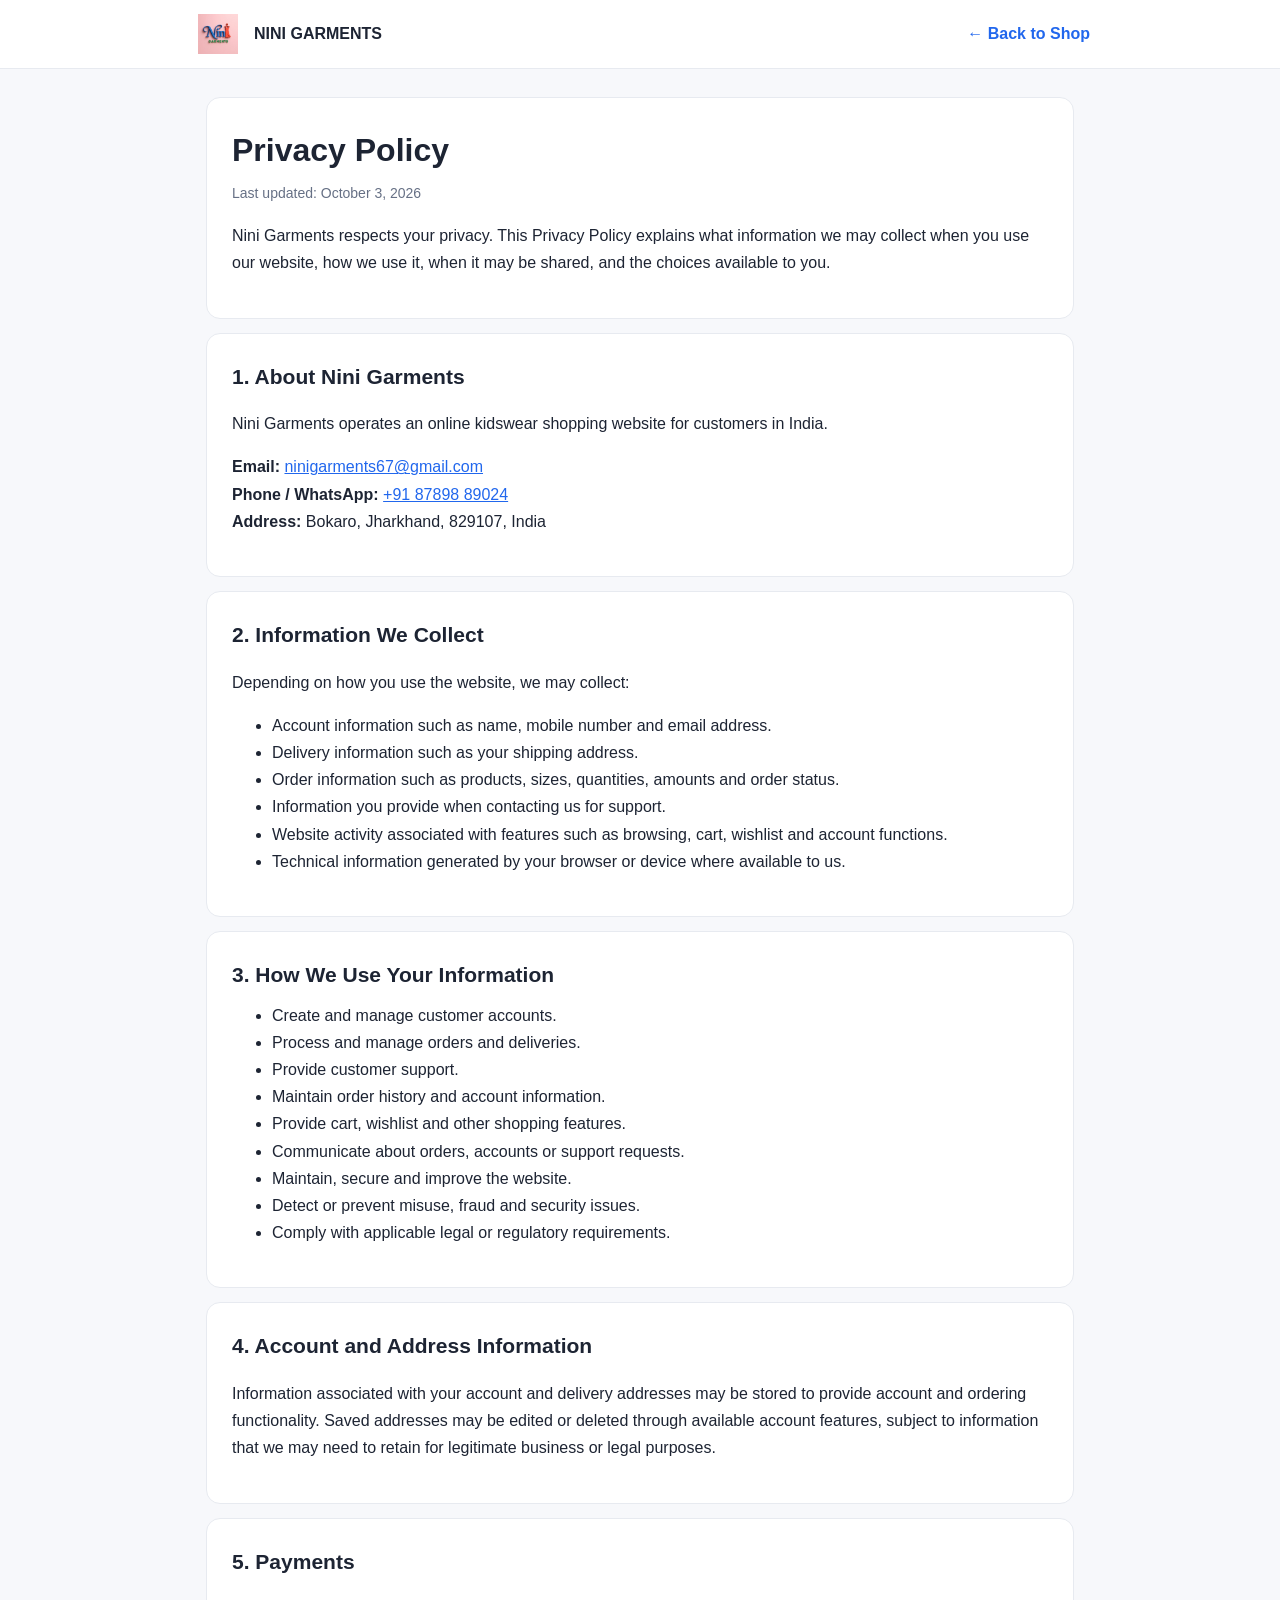
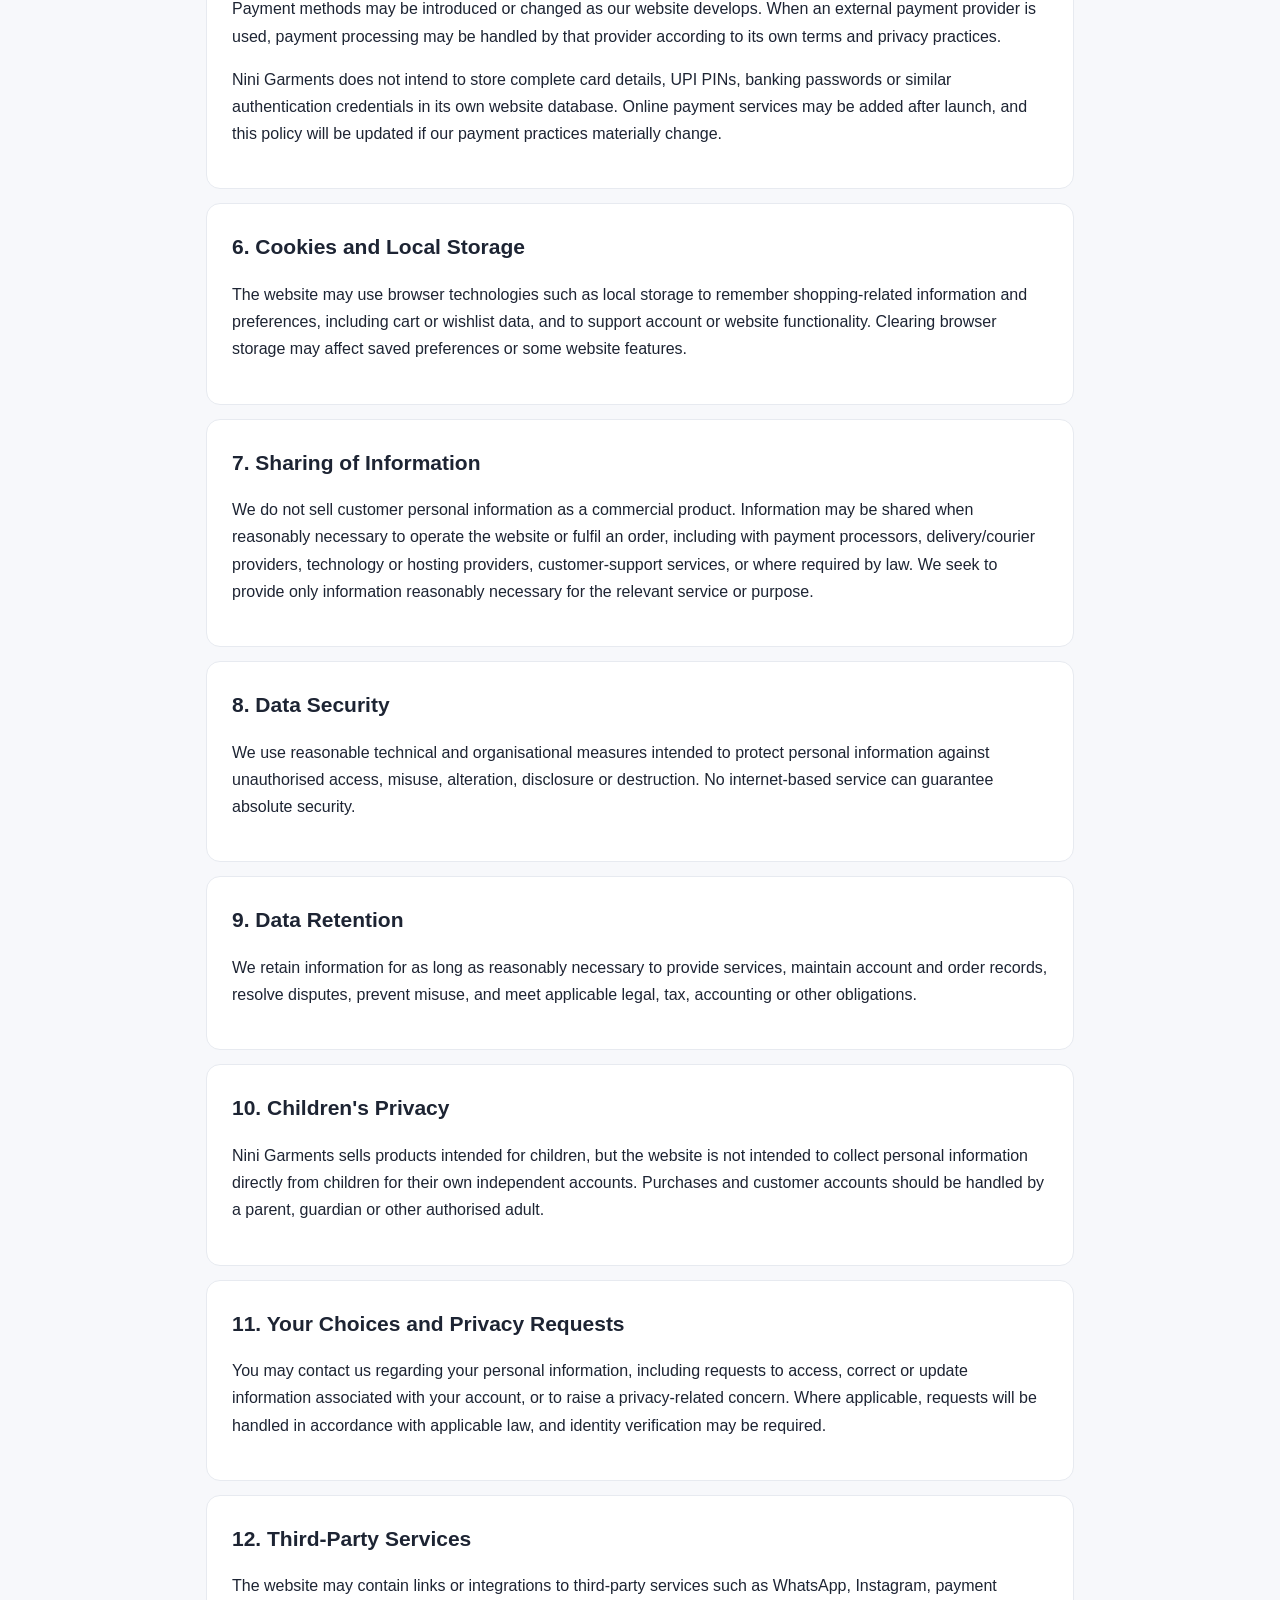
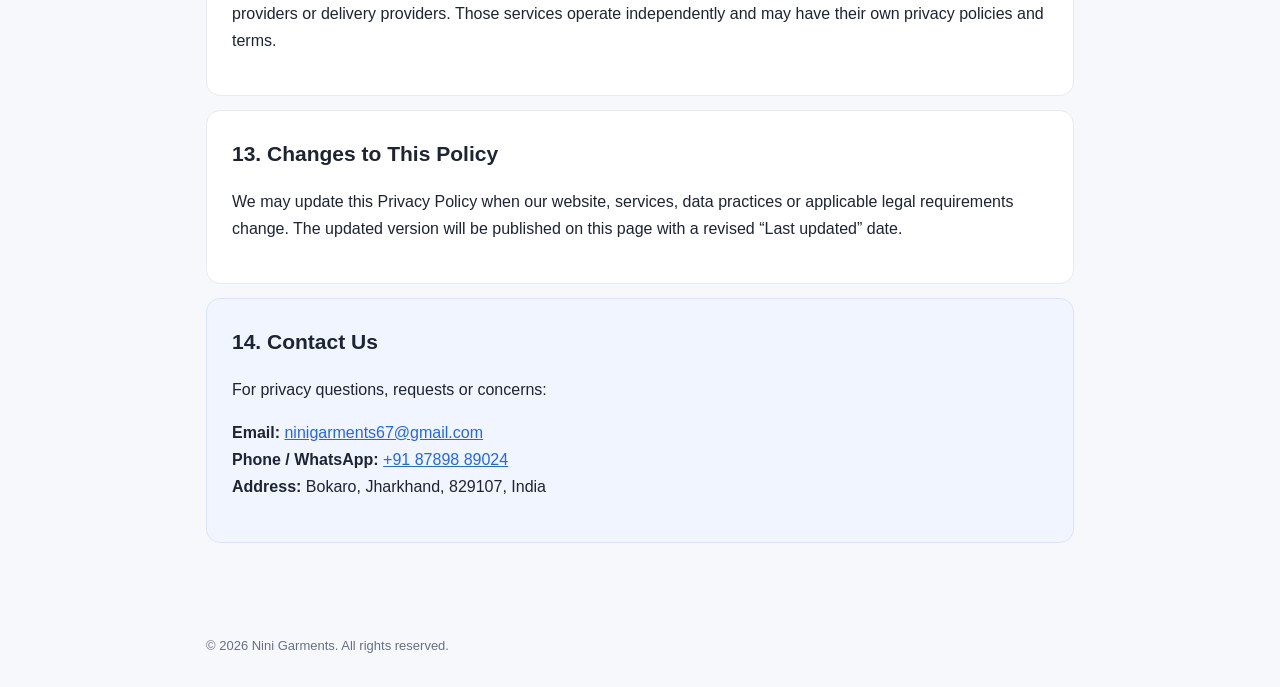
<file: privacy.html>
<!doctype html>
<html lang="en">
<head>
<meta charset="utf-8">
<meta name="viewport" content="width=device-width,initial-scale=1">
<title>Privacy Policy | Nini Garments</title>
<style>
:root{--b:#2167ed;--t:#1d2433;--m:#667085;--l:#e7eaf0;--bg:#f7f8fb}
*{box-sizing:border-box}body{margin:0;background:var(--bg);color:var(--t);font-family:Arial,sans-serif;line-height:1.7}
header{background:#fff;border-bottom:1px solid var(--l);padding:14px 18px}.head{max-width:900px;margin:auto;display:flex;justify-content:space-between;align-items:center;gap:15px}
.brand{display:flex;align-items:center;gap:9px;text-decoration:none;color:var(--t);font-weight:800}.brand img{width:55px;height:40px;object-fit:contain}
a{color:var(--b)}.back{font-weight:700;text-decoration:none}main{max-width:900px;margin:28px auto;padding:0 16px 50px}
.box{background:#fff;border:1px solid var(--l);border-radius:14px;padding:25px;margin-bottom:14px}
h1{margin:0 0 5px;font-size:32px}h2{font-size:21px;margin:0 0 9px}.date{color:var(--m);font-size:14px}
ul{margin-top:8px}.contact{background:#f1f5ff;border-color:#d9e4ff}
footer{max-width:900px;margin:auto;padding:0 16px 30px;color:var(--m);font-size:13px}
@media(max-width:600px){h1{font-size:26px}.box{padding:19px}.head{font-size:13px}}
</style>
</head>
<body>
<header><div class="head">
<a class="brand" href="index.html"><img src="nini-logo.jpeg" alt="Nini Garments"><span>NINI GARMENTS</span></a>
<a class="back" href="index.html">← Back to Shop</a>
</div></header>
<main>
<section class="box"><h1>Privacy Policy</h1><div class="date">Last updated: October 3, 2026</div>
<p>Nini Garments respects your privacy. This Privacy Policy explains what information we may collect when you use our website, how we use it, when it may be shared, and the choices available to you.</p></section>

<section class="box"><h2>1. About Nini Garments</h2>
<p>Nini Garments operates an online kidswear shopping website for customers in India.</p>
<p><b>Email:</b> <a href="mailto:ninigarments67@gmail.com">ninigarments67@gmail.com</a><br>
<b>Phone / WhatsApp:</b> <a href="tel:+918789889024">+91 87898 89024</a><br>
<b>Address:</b> Bokaro, Jharkhand, 829107, India</p></section>

<section class="box"><h2>2. Information We Collect</h2>
<p>Depending on how you use the website, we may collect:</p>
<ul>
<li>Account information such as name, mobile number and email address.</li>
<li>Delivery information such as your shipping address.</li>
<li>Order information such as products, sizes, quantities, amounts and order status.</li>
<li>Information you provide when contacting us for support.</li>
<li>Website activity associated with features such as browsing, cart, wishlist and account functions.</li>
<li>Technical information generated by your browser or device where available to us.</li>
</ul></section>

<section class="box"><h2>3. How We Use Your Information</h2>
<ul>
<li>Create and manage customer accounts.</li>
<li>Process and manage orders and deliveries.</li>
<li>Provide customer support.</li>
<li>Maintain order history and account information.</li>
<li>Provide cart, wishlist and other shopping features.</li>
<li>Communicate about orders, accounts or support requests.</li>
<li>Maintain, secure and improve the website.</li>
<li>Detect or prevent misuse, fraud and security issues.</li>
<li>Comply with applicable legal or regulatory requirements.</li>
</ul></section>

<section class="box"><h2>4. Account and Address Information</h2>
<p>Information associated with your account and delivery addresses may be stored to provide account and ordering functionality. Saved addresses may be edited or deleted through available account features, subject to information that we may need to retain for legitimate business or legal purposes.</p></section>

<section class="box"><h2>5. Payments</h2>
<p>Payment methods may be introduced or changed as our website develops. When an external payment provider is used, payment processing may be handled by that provider according to its own terms and privacy practices.</p>
<p>Nini Garments does not intend to store complete card details, UPI PINs, banking passwords or similar authentication credentials in its own website database. Online payment services may be added after launch, and this policy will be updated if our payment practices materially change.</p></section>

<section class="box"><h2>6. Cookies and Local Storage</h2>
<p>The website may use browser technologies such as local storage to remember shopping-related information and preferences, including cart or wishlist data, and to support account or website functionality. Clearing browser storage may affect saved preferences or some website features.</p></section>

<section class="box"><h2>7. Sharing of Information</h2>
<p>We do not sell customer personal information as a commercial product. Information may be shared when reasonably necessary to operate the website or fulfil an order, including with payment processors, delivery/courier providers, technology or hosting providers, customer-support services, or where required by law. We seek to provide only information reasonably necessary for the relevant service or purpose.</p></section>

<section class="box"><h2>8. Data Security</h2>
<p>We use reasonable technical and organisational measures intended to protect personal information against unauthorised access, misuse, alteration, disclosure or destruction. No internet-based service can guarantee absolute security.</p></section>

<section class="box"><h2>9. Data Retention</h2>
<p>We retain information for as long as reasonably necessary to provide services, maintain account and order records, resolve disputes, prevent misuse, and meet applicable legal, tax, accounting or other obligations.</p></section>

<section class="box"><h2>10. Children's Privacy</h2>
<p>Nini Garments sells products intended for children, but the website is not intended to collect personal information directly from children for their own independent accounts. Purchases and customer accounts should be handled by a parent, guardian or other authorised adult.</p></section>

<section class="box"><h2>11. Your Choices and Privacy Requests</h2>
<p>You may contact us regarding your personal information, including requests to access, correct or update information associated with your account, or to raise a privacy-related concern. Where applicable, requests will be handled in accordance with applicable law, and identity verification may be required.</p></section>

<section class="box"><h2>12. Third-Party Services</h2>
<p>The website may contain links or integrations to third-party services such as WhatsApp, Instagram, payment providers or delivery providers. Those services operate independently and may have their own privacy policies and terms.</p></section>

<section class="box"><h2>13. Changes to This Policy</h2>
<p>We may update this Privacy Policy when our website, services, data practices or applicable legal requirements change. The updated version will be published on this page with a revised “Last updated” date.</p></section>

<section class="box contact"><h2>14. Contact Us</h2>
<p>For privacy questions, requests or concerns:</p>
<p><b>Email:</b> <a href="mailto:ninigarments67@gmail.com">ninigarments67@gmail.com</a><br>
<b>Phone / WhatsApp:</b> <a href="tel:+918789889024">+91 87898 89024</a><br>
<b>Address:</b> Bokaro, Jharkhand, 829107, India</p></section>
</main>
<footer>© 2026 Nini Garments. All rights reserved.</footer>
</body></html>
</file>
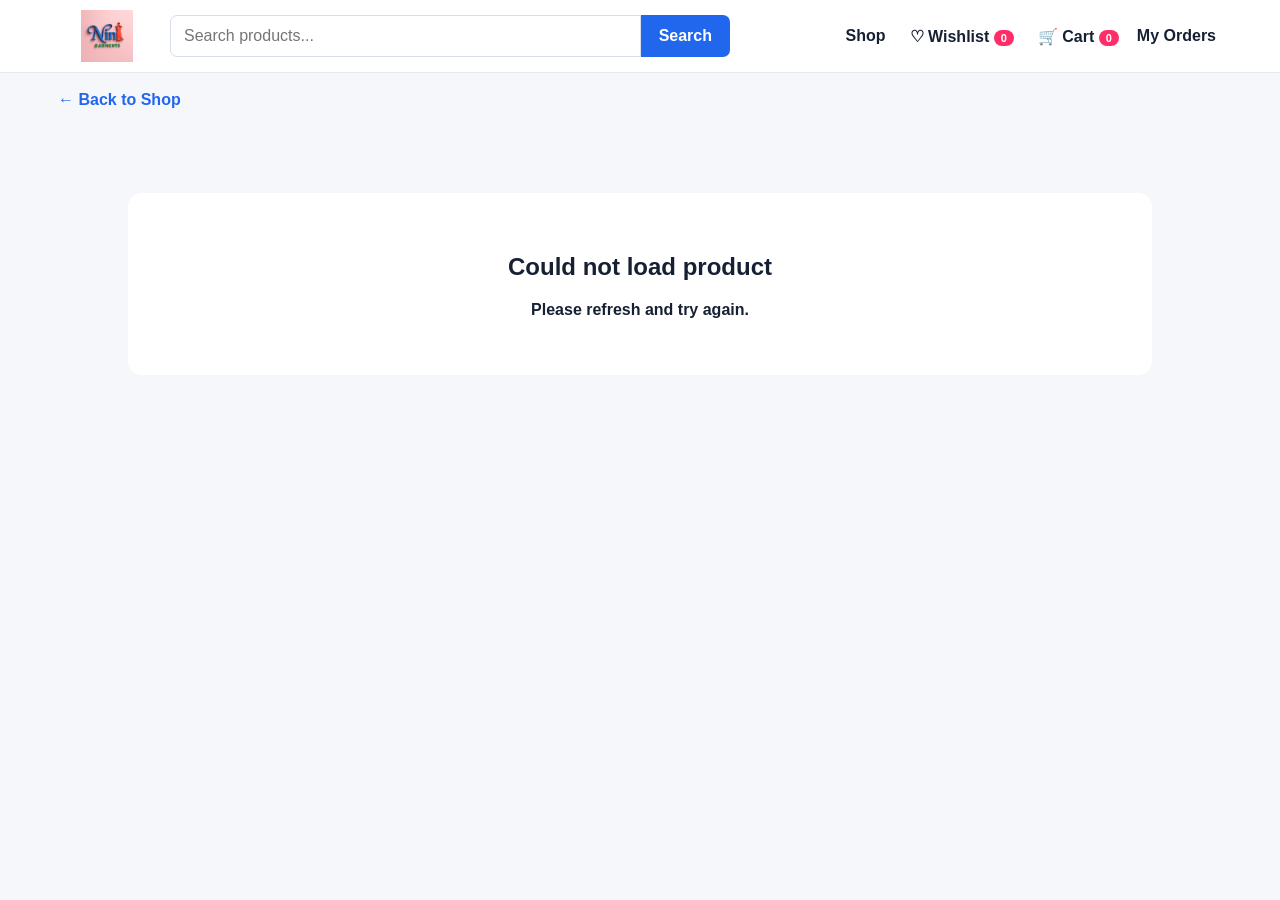
<file: product.html>
<!DOCTYPE html>
<html lang="en">
<head>
<meta charset="UTF-8">
<meta name="viewport" content="width=device-width,initial-scale=1,viewport-fit=cover">
<title>Nini Garments | Product</title>
<style>
*{box-sizing:border-box}
html,body{margin:0;padding:0;overflow-x:hidden}
body{font-family:Arial,Helvetica,sans-serif;background:#f5f7fb;color:#172033}
button,input{font:inherit}
button{cursor:pointer}
a{text-decoration:none;color:inherit}
img{display:block;max-width:100%}

.header{position:sticky;top:0;z-index:20;background:#fff;border-bottom:1px solid #e5e9f0;padding:10px 5%;display:flex;align-items:center;gap:20px}
.logo{width:86px;height:52px;object-fit:contain}
.search{display:flex;flex:1;max-width:560px}
.search input{width:100%;height:42px;padding:0 13px;border:1px solid #d8deea;border-radius:7px 0 0 7px;outline:0}
.search button{border:0;background:#2167ed;color:#fff;padding:0 18px;border-radius:0 7px 7px 0;font-weight:700}
.nav{margin-left:auto;display:flex;gap:18px;align-items:center;white-space:nowrap}
.nav a,.nav button{border:0;background:none;font-weight:700;color:#172033}
.badge{background:#ff2d68;color:#fff;border-radius:999px;padding:2px 7px;font-size:11px}

.page{max-width:1200px;margin:0 auto;padding:18px}
.back{display:inline-block;color:#2167ed;font-weight:700;margin:0 0 14px}
.crumb{font-size:13px;color:#68748b;margin:0 0 14px}

.product-main{background:#fff;border-radius:14px;padding:18px;display:grid;grid-template-columns:minmax(0,1.05fr) minmax(0,1fr);gap:26px;box-shadow:0 4px 18px rgba(0,0,0,.05)}

.gallery{min-width:0}
.gallery-main{position:relative;width:100%;aspect-ratio:1/1;background:#fff;border:1px solid #edf0f5;border-radius:10px;overflow:hidden}
.gallery-main img{width:100%;height:100%;object-fit:contain}
.arrow{position:absolute;top:50%;transform:translateY(-50%);width:38px;height:38px;border:0;border-radius:50%;background:#fff;box-shadow:0 2px 10px rgba(0,0,0,.15);font-size:24px;z-index:2}
.arrow.left{left:10px}.arrow.right{right:10px}
.counter{position:absolute;right:10px;bottom:10px;background:rgba(23,32,51,.75);color:#fff;border-radius:14px;padding:4px 9px;font-size:12px}
.thumbs{display:flex;gap:8px;margin-top:9px;overflow-x:auto;padding:2px}
.thumb{flex:0 0 62px;width:62px;height:62px;border:1px solid #d8deea;border-radius:8px;background:#fff;overflow:hidden;padding:0}
.thumb.active{border:2px solid #2167ed}
.thumb img{width:100%;height:100%;object-fit:contain}

.info h1{font-size:28px;line-height:1.25;margin:0 0 10px}
.rating{display:inline-block;background:#147a3d;color:#fff;border-radius:6px;padding:6px 9px;font-weight:800;font-size:13px}
.muted{color:#68748b}
.price{font-size:31px;font-weight:900;margin:17px 0 7px}
.mrp{text-decoration:line-through;color:#788397;font-size:16px;font-weight:500;margin-left:9px}
.off{color:#16833b;font-size:15px;font-weight:800;margin-left:9px}
.meta{display:grid;grid-template-columns:110px 1fr;gap:8px;margin:15px 0;color:#4d596d}
.size-title{font-weight:800;margin:18px 0 9px}
.sizes{display:flex;flex-wrap:wrap;gap:8px}
.size-btn{background:#fff;border:1px solid #cbd3e0;border-radius:7px;padding:9px 12px;text-align:center}
.size-btn.active{border:2px solid #2167ed;background:#eef4ff}
.size-btn small{font-size:11px}
.stock-note{margin-top:8px;font-size:13px}
.qty{display:flex;align-items:center;gap:12px;margin:16px 0}
.qty button{width:38px;height:38px;border:1px solid #ccd4e2;background:#fff;border-radius:7px;font-size:20px}
.qty span{font-weight:800;min-width:25px;text-align:center}
.actions{display:grid;grid-template-columns:1fr 1fr;gap:10px}
.btn{min-height:48px;border-radius:8px;font-weight:800;padding:10px;border:1px solid #2167ed}
.cart{background:#fff;color:#2167ed}.buy{background:#2167ed;color:#fff}
.wish{width:100%;margin-top:10px;padding:11px;background:#fff;border:1px solid #d7ddea;border-radius:8px;font-weight:800}

.section{background:#fff;border-radius:14px;padding:22px;margin-top:18px;box-shadow:0 4px 18px rgba(0,0,0,.05)}
.section h2{text-align:center;margin:0 0 14px}
.review-box{border:1px solid #e1e6ef;border-radius:10px;padding:18px;background:#fafbfc;text-align:center}
.related{display:grid;grid-template-columns:repeat(4,minmax(0,1fr));gap:14px}
.card{border:1px solid #e1e6ef;border-radius:10px;overflow:hidden;background:#fff}
.card img{width:100%;aspect-ratio:1/1;object-fit:contain;background:#fff}
.card-body{padding:10px}.card h3{font-size:15px;margin:0 0 7px}.card-price{font-weight:900;font-size:17px}
.card del{font-size:12px;color:#7b8494;margin-left:5px}
.card button{margin-top:9px;width:100%;padding:9px;border:1px solid #2167ed;color:#2167ed;background:#fff;border-radius:7px;font-weight:700}
.loading{text-align:center;padding:70px;font-weight:700}.error{text-align:center;background:#fff;padding:40px;border-radius:14px}

@media(max-width:800px){
  .header{padding:8px 12px;gap:8px;flex-wrap:wrap}
  .logo{width:64px;height:42px}
  .nav{order:2;max-width:calc(100% - 72px);overflow-x:auto;gap:12px;font-size:12px}
  .search{order:3;flex:0 0 100%;max-width:none}
  .page{padding:0 0 78px}
  #app{width:100%;max-width:none;margin:0;padding:0;text-align:initial}
  .back{padding:10px 14px;margin:0;border-bottom:1px solid #eee;width:100%}
  .crumb{padding:9px 14px;margin:0;white-space:nowrap;overflow:hidden;text-overflow:ellipsis}
  .product-main{display:block;padding:0;border-radius:0;box-shadow:none}
  .gallery-main{width:100%;height:auto;aspect-ratio:auto;border-radius:0;border-left:0;border-right:0}
  .gallery-main img{display:block;width:100%;height:auto;max-width:100%;object-fit:initial}
  .thumbs{padding:7px 10px;margin:0;border-bottom:1px solid #eee}
  .info{padding:14px}
  .info h1{font-size:20px}
  .price{font-size:28px}
  .meta{grid-template-columns:95px 1fr}
  .actions{position:fixed;left:0;right:0;bottom:0;z-index:50;background:#fff;padding:8px 10px calc(8px + env(safe-area-inset-bottom));border-top:1px solid #ddd;box-shadow:0 -2px 10px rgba(0,0,0,.08)}
  .section{border-radius:0;box-shadow:none;margin-top:8px;border-top:7px solid #f5f7fb;padding:15px 14px}
  .related{grid-template-columns:repeat(2,minmax(0,1fr));gap:8px}
  .card h3{font-size:13px}
}
</style>
</head>
<body>
<header class="header">
  <a href="index.html#shop"><img class="logo" src="nini-logo.jpeg" alt="Nini Garments"></a>
  <div class="search"><input id="search" placeholder="Search products..."><button onclick="searchProducts()">Search</button></div>
  <nav class="nav">
    <a href="index.html#shop">Shop</a>
    <button onclick="openWishlist()">♡ Wishlist <span id="wishCount" class="badge">0</span></button>
    <a href="index.html#cart">🛒 Cart <span id="cartCount" class="badge">0</span></a>
    <a href="index.html#orders">My Orders</a>
  </nav>
</header>

<main class="page">
  <a class="back" href="index.html#shop">← Back to Shop</a>
  <div id="app" class="loading">Loading product...</div>
</main>

<script>
const API_URL="https://nini-api.msninigarments7368.workers.dev";
let products=[],product=null,selectedSize="",quantity=1,currentImage=0,galleryImages=[];
let wishlist=JSON.parse(localStorage.getItem("niniWishlist")||"[]");
let cart=JSON.parse(localStorage.getItem("niniCart")||"[]");

const esc=v=>String(v??"").replace(/&/g,"&amp;").replace(/</g,"&lt;").replace(/>/g,"&gt;").replace(/"/g,"&quot;").replace(/'/g,"&#039;");

function sizeRow(p,s){
  return Array.isArray(p.sizes)?p.sizes.find(x=>String(x.size)===String(s)):null;
}
function price(p,s){
  const x=sizeRow(p,s), sp=Number(x?.price||0), pp=Number(p?.price||0);
  return sp>0?sp:pp;
}
function mrp(p,s){
  const x=sizeRow(p,s), sm=Number(x?.mrp||0), pm=Number(p?.mrp||0), sp=price(p,s);
  return sm>0?sm:(pm>0?pm:sp);
}
function discount(p,s){const a=mrp(p,s),b=price(p,s);return a>b?Math.round((a-b)/a*100):0}
function inStock(p){return Array.isArray(p?.sizes)?p.sizes.filter(s=>Number(s.stock||0)>0):[]}
function lowest(p){
  const a=inStock(p).map(s=>price(p,s.size)).filter(x=>x>0);
  return a.length?Math.min(...a):Number(p?.price||0);
}
function updateCounts(){
  document.getElementById("wishCount").textContent=wishlist.length;
  document.getElementById("cartCount").textContent=cart.reduce((a,x)=>a+Number(x.quantity||0),0);
}
function saveCart(){localStorage.setItem("niniCart",JSON.stringify(cart))}
function toggleWish(){
  const id=Number(product.id);
  wishlist=wishlist.includes(id)?wishlist.filter(x=>x!==id):[...wishlist,id];
  localStorage.setItem("niniWishlist",JSON.stringify(wishlist));
  render();
  updateCounts();
}
function openWishlist(){window.location.href="index.html#shop"}
function searchProducts(){
  const q=document.getElementById("search").value.trim();
  window.location.href="index.html#shop"+(q?"?search="+encodeURIComponent(q):"");
}
function chooseSize(s){selectedSize=s;quantity=1;render()}
function changeQty(n){
  const s=sizeRow(product,selectedSize),max=Math.max(1,Number(s?.stock||1));
  quantity=Math.min(max,Math.max(1,quantity+n));
  const el=document.getElementById("qty");if(el)el.textContent=quantity;
}
function addCart(buyNow=false){
  if(!selectedSize){alert("Please select a size first.");return}
  const s=sizeRow(product,selectedSize);
  if(!s||Number(s.stock)<=0){alert("This size is out of stock.");return}
  const p=price(product,selectedSize),m=mrp(product,selectedSize),d=discount(product,selectedSize);
  const old=cart.find(x=>Number(x.id)===Number(product.id)&&String(x.size)===String(selectedSize));
  const existingQty=old?Number(old.quantity||0):0;
  if(existingQty+quantity>Number(s.stock)){alert("No more stock available for this size.");return}
  if(old){old.quantity=existingQty+quantity;old.price=p;old.mrp=m;old.discount=d}
  else cart.push({id:product.id,name:product.name,category:product.category,price:p,mrp:m,discount:d,size:selectedSize,quantity,image:product.image_front||product.image});
  saveCart();updateCounts();
  if(buyNow) window.location.href="index.html#cart";
  else alert(product.name+" added to cart.");
}
function setImage(i){
  if(!galleryImages.length)return;
  currentImage=(i+galleryImages.length)%galleryImages.length;
  const main=document.getElementById("mainImage");
  if(main)main.src=galleryImages[currentImage];
  document.querySelectorAll(".thumb").forEach((x,n)=>x.classList.toggle("active",n===currentImage));
  const c=document.getElementById("imageCounter");if(c)c.textContent=(currentImage+1)+" / "+galleryImages.length;
}
function moveImage(n){setImage(currentImage+n)}
function buildGallery(p){
  galleryImages=[p.image_front,p.image_back,p.image_additional,p.image_extra,p.image].filter(x=>String(x||"").trim());
  galleryImages=[...new Set(galleryImages)];
  if(!galleryImages.length)galleryImages=["nini-logo.jpeg"];
  currentImage=0;
}
function relatedCard(p){
  const ps=lowest(p),s=inStock(p)[0],m=s?mrp(p,s.size):Number(p.mrp||ps);
  const image=p.image_front||p.image||"nini-logo.jpeg";
  return `<div class="card"><img src="${esc(image)}" alt="${esc(p.name)}" onerror="this.src='nini-logo.jpeg'"><div class="card-body"><h3>${esc(p.name)}</h3><div class="card-price">₹${ps.toLocaleString("en-IN")}${m>ps?` <del>₹${m.toLocaleString("en-IN")}</del>`:""}</div><button onclick="location.href='product.html?id=${Number(p.id)}'">View Product</button></div></div>`;
}
function render(){
  if(!product)return;
  buildGallery(product);
  const sizes=inStock(product);
  const selected=sizeRow(product,selectedSize);
  const p=selected?price(product,selectedSize):lowest(product);
  const m=selected?mrp(product,selectedSize):(()=>{const a=sizes.map(x=>mrp(product,x.size)).filter(x=>x>0);return a.length?Math.min(...a):Number(product.mrp||p)})();
  const d=m>p?Math.round((m-p)/m*100):0;
  const wished=wishlist.includes(Number(product.id));

  const app=document.getElementById("app"); app.className=""; app.innerHTML=`
    <div class="crumb">Home / ${esc(product.category||"Products")} / ${esc(product.name)}</div>
    <section class="product-main">
      <div class="gallery">
        <div class="gallery-main">
          <img id="mainImage" src="${esc(galleryImages[0])}" alt="${esc(product.name)}" onerror="this.src='nini-logo.jpeg'">
          ${galleryImages.length>1?`<button class="arrow left" onclick="moveImage(-1)">‹</button><button class="arrow right" onclick="moveImage(1)">›</button>`:""}
          ${galleryImages.length>1?`<span class="counter" id="imageCounter">1 / ${galleryImages.length}</span>`:""}
        </div>
        ${galleryImages.length>1?`<div class="thumbs">${galleryImages.map((im,i)=>`<button class="thumb ${i===0?"active":""}" onclick="setImage(${i})"><img src="${esc(im)}" alt=""></button>`).join("")}</div>`:""}
      </div>

      <div class="info">
        <h1>${esc(product.name)}</h1>
        <div><span class="rating">⭐ 4.5 ★</span> <span class="muted">No reviews yet</span></div>
        <div class="price">₹${p.toLocaleString("en-IN")}${m>p?`<del class="mrp">₹${m.toLocaleString("en-IN")}</del><span class="off">${d}% OFF</span>`:""}</div>

        <div class="meta">
          ${product.category?`<div>Category</div><div>${esc(product.category)}</div>`:""}
          ${product.age_group?`<div>Age Group</div><div>${esc(product.age_group)}</div>`:""}
          ${product.sku?`<div>SKU</div><div>${esc(product.sku)}</div>`:""}
        </div>

        <div class="size-title">Select Size</div>
        <div class="sizes">
          ${sizes.length?sizes.map(x=>`<button class="size-btn ${String(x.size)===String(selectedSize)?"active":""}" onclick="chooseSize('${esc(x.size)}')">${esc(x.size)}<br><small>${Number(x.stock)} left</small></button>`).join(""):"<span class='muted'>Out of stock</span>"}
        </div>

        ${selected?`<div class="stock-note muted">✓ ${Number(selected.stock)} in stock · ₹${price(product,selectedSize).toLocaleString("en-IN")} for selected size</div>`:""}

        <div class="qty"><strong>Quantity</strong><button onclick="changeQty(-1)">−</button><span id="qty">${quantity}</span><button onclick="changeQty(1)">+</button></div>

        <div class="actions">
          <button class="btn cart" onclick="addCart(false)">🛒 Add to Cart</button>
          <button class="btn buy" onclick="addCart(true)">⚡ Buy Now</button>
        </div>

        <button class="wish" onclick="toggleWish()">${wished?"♥ Remove from Wishlist":"♡ Add to Wishlist"}</button>
      </div>
    </section>

    <section class="section">
      <h2>Product Details</h2>
      <p style="line-height:1.7;color:#4b5563">${product.description?esc(product.description):"Product description will be available soon."}</p>
      ${product.tags?`<p><strong>Tags:</strong> <span class="muted">${esc(product.tags)}</span></p>`:""}
    </section>

    <section class="section">
      <h2>Ratings & Reviews</h2>
      <div class="review-box"><strong>⭐ Customer Rating</strong><p class="muted">No customer reviews yet. Reviews will appear here after customers start reviewing this product.</p></div>
    </section>

    <section class="section">
      <h2>Related Products</h2>
      <div class="related" id="related"></div>
    </section>`;

  const rel=products.filter(x=>Number(x.id)!==Number(product.id)&&String(x.category||"").toLowerCase()===String(product.category||"").toLowerCase()).slice(0,4);
  const finalRel=rel.length?rel:products.filter(x=>Number(x.id)!==Number(product.id)).slice(0,4);
  document.getElementById("related").innerHTML=finalRel.map(relatedCard).join("");
  document.title=(product.name||"Product")+" | Nini Garments";
}
async function load(){
  const id=new URLSearchParams(location.search).get("id");

  // 1) Show the product immediately from the homepage cache.
  try{
    const cached=JSON.parse(
      localStorage.getItem("niniProductsCache") || "[]"
    );

    if(Array.isArray(cached) && cached.length){
      products=cached;
      product=products.find(
        x=>Number(x.id)===Number(id)
      );

      if(product){
        selectedSize="";
        quantity=1;
        render();
        updateCounts();
      }
    }
  }catch(cacheError){
    console.warn(
      "Nini product cache could not be read:",
      cacheError
    );
  }

  // 2) Refresh in the background so price/stock/images stay current.
  try{
    const r=await fetch(API_URL+"/api/products");
    if(!r.ok)throw new Error("Product API request failed");

    const data=await r.json();
    const freshProducts=
      Array.isArray(data.products)
        ? data.products
        : [];

    try{
      localStorage.setItem(
        "niniProductsCache",
        JSON.stringify(freshProducts)
      );
    }catch(cacheError){
      console.warn(
        "Nini product cache could not be refreshed:",
        cacheError
      );
    }

    products=freshProducts;

    const freshProduct=products.find(
      x=>Number(x.id)===Number(id)
    );

    if(freshProduct){
      const hadProduct=!!product;
      product=freshProduct;

      if(!hadProduct){
        selectedSize="";
        quantity=1;
      }

      render();
      updateCounts();
    }else if(!product){
      document.getElementById("app").innerHTML=
        '<div class="error"><h2>Product not found</h2><a href="index.html#shop">Back to Shop</a></div>';
    }
  }catch(e){
    // If cached product was already shown, keep showing it.
    if(!product){
      document.getElementById("app").innerHTML=
        '<div class="error"><h2>Could not load product</h2><p>Please refresh and try again.</p></div>';
    }
  }
}
document.addEventListener("touchstart",e=>{
  if(!e.target.closest(".gallery-main"))return;
  window._sx=e.touches[0].clientX;window._sy=e.touches[0].clientY;
},{passive:true});
document.addEventListener("touchend",e=>{
  if(!e.target.closest(".gallery-main")||window._sx===undefined)return;
  const dx=e.changedTouches[0].clientX-window._sx,dy=e.changedTouches[0].clientY-window._sy;
  if(Math.abs(dx)>50&&Math.abs(dx)>Math.abs(dy))moveImage(dx<0?1:-1);
  window._sx=undefined;window._sy=undefined;
},{passive:true});
load();
</script>
</body>
</html>
</file>
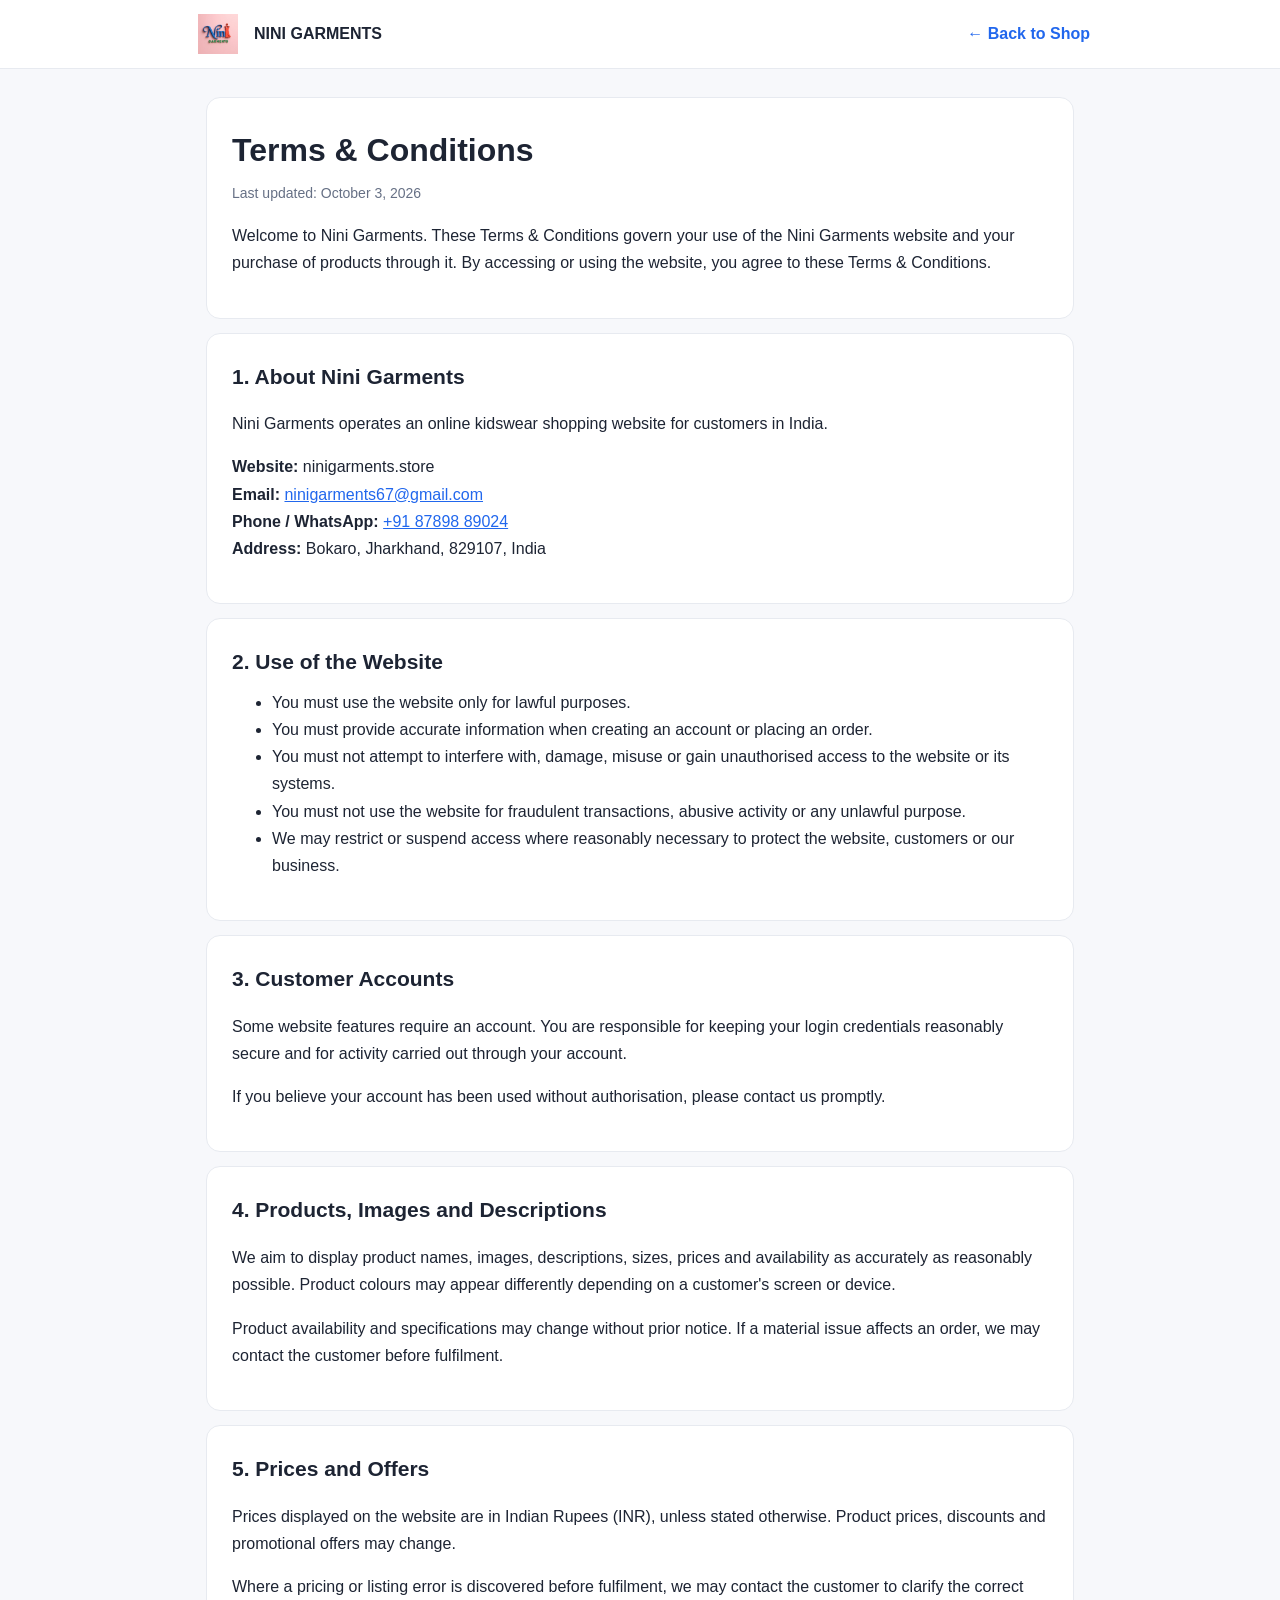
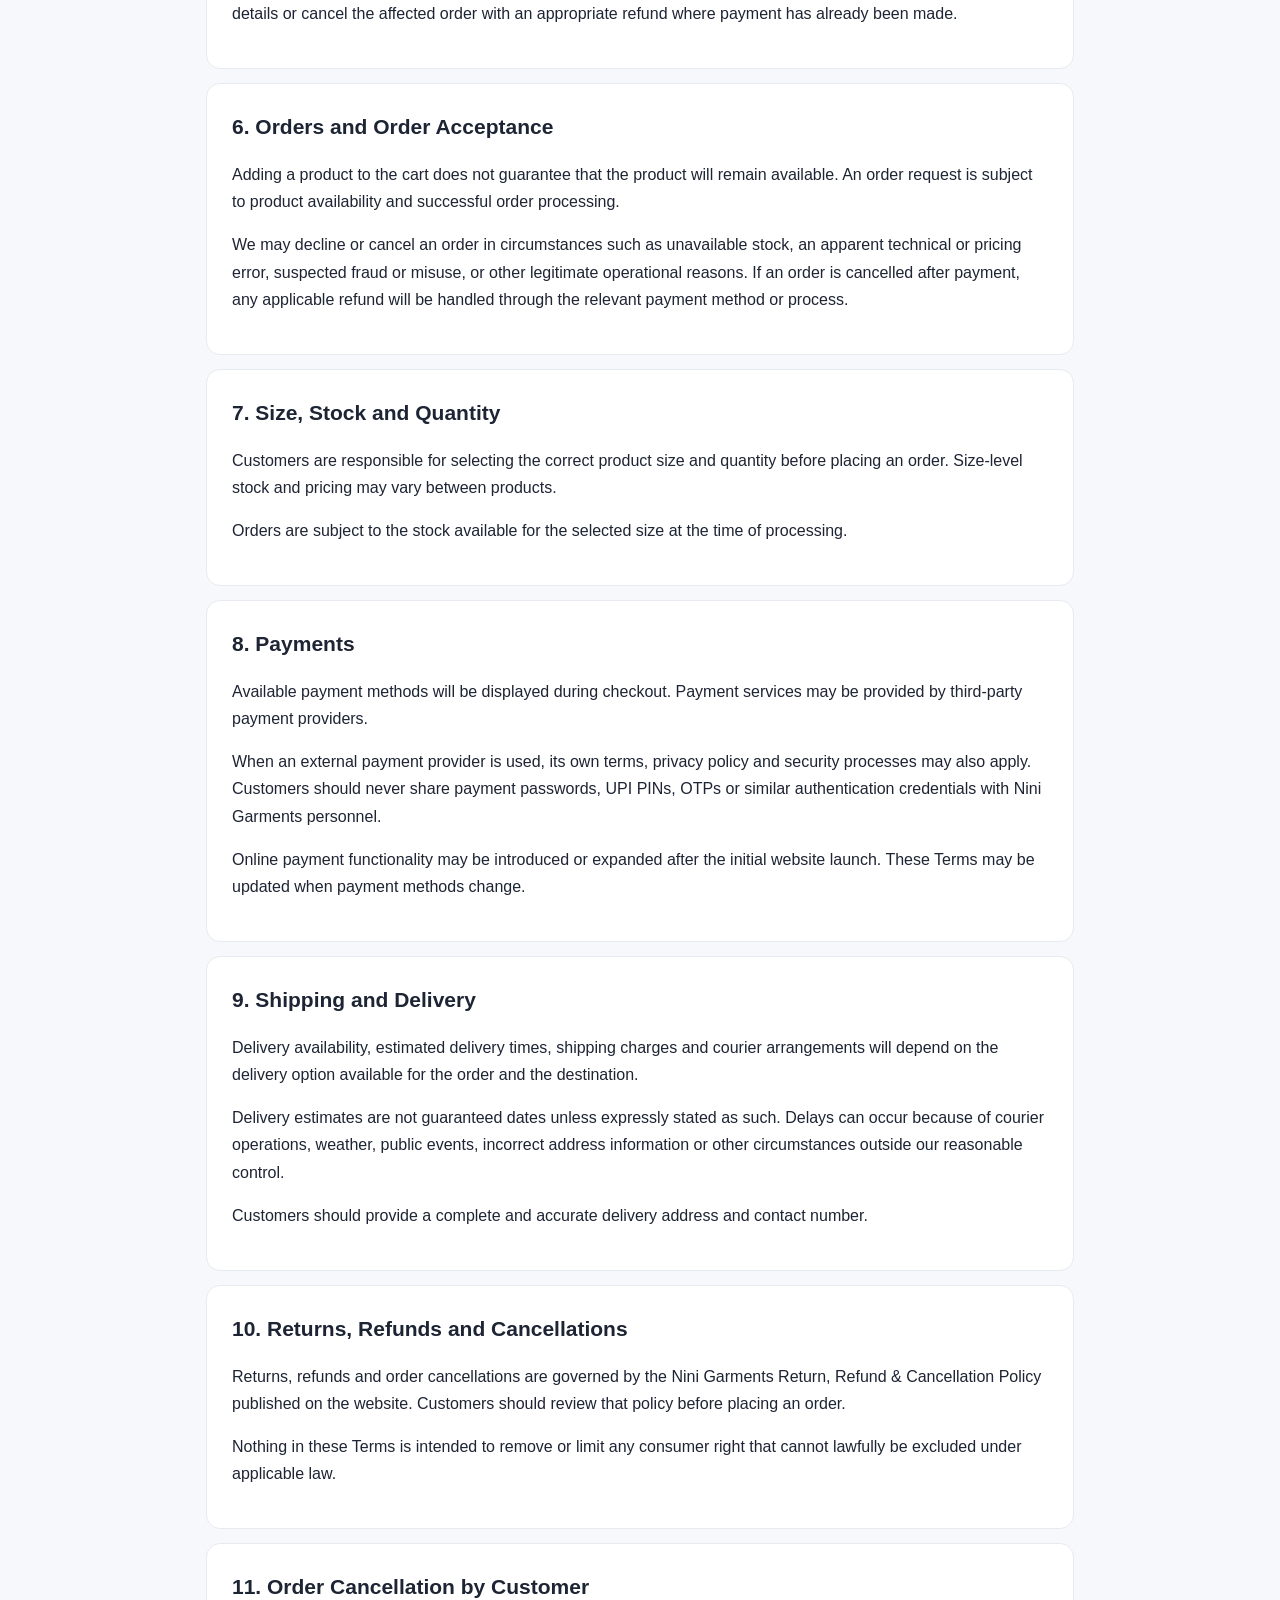
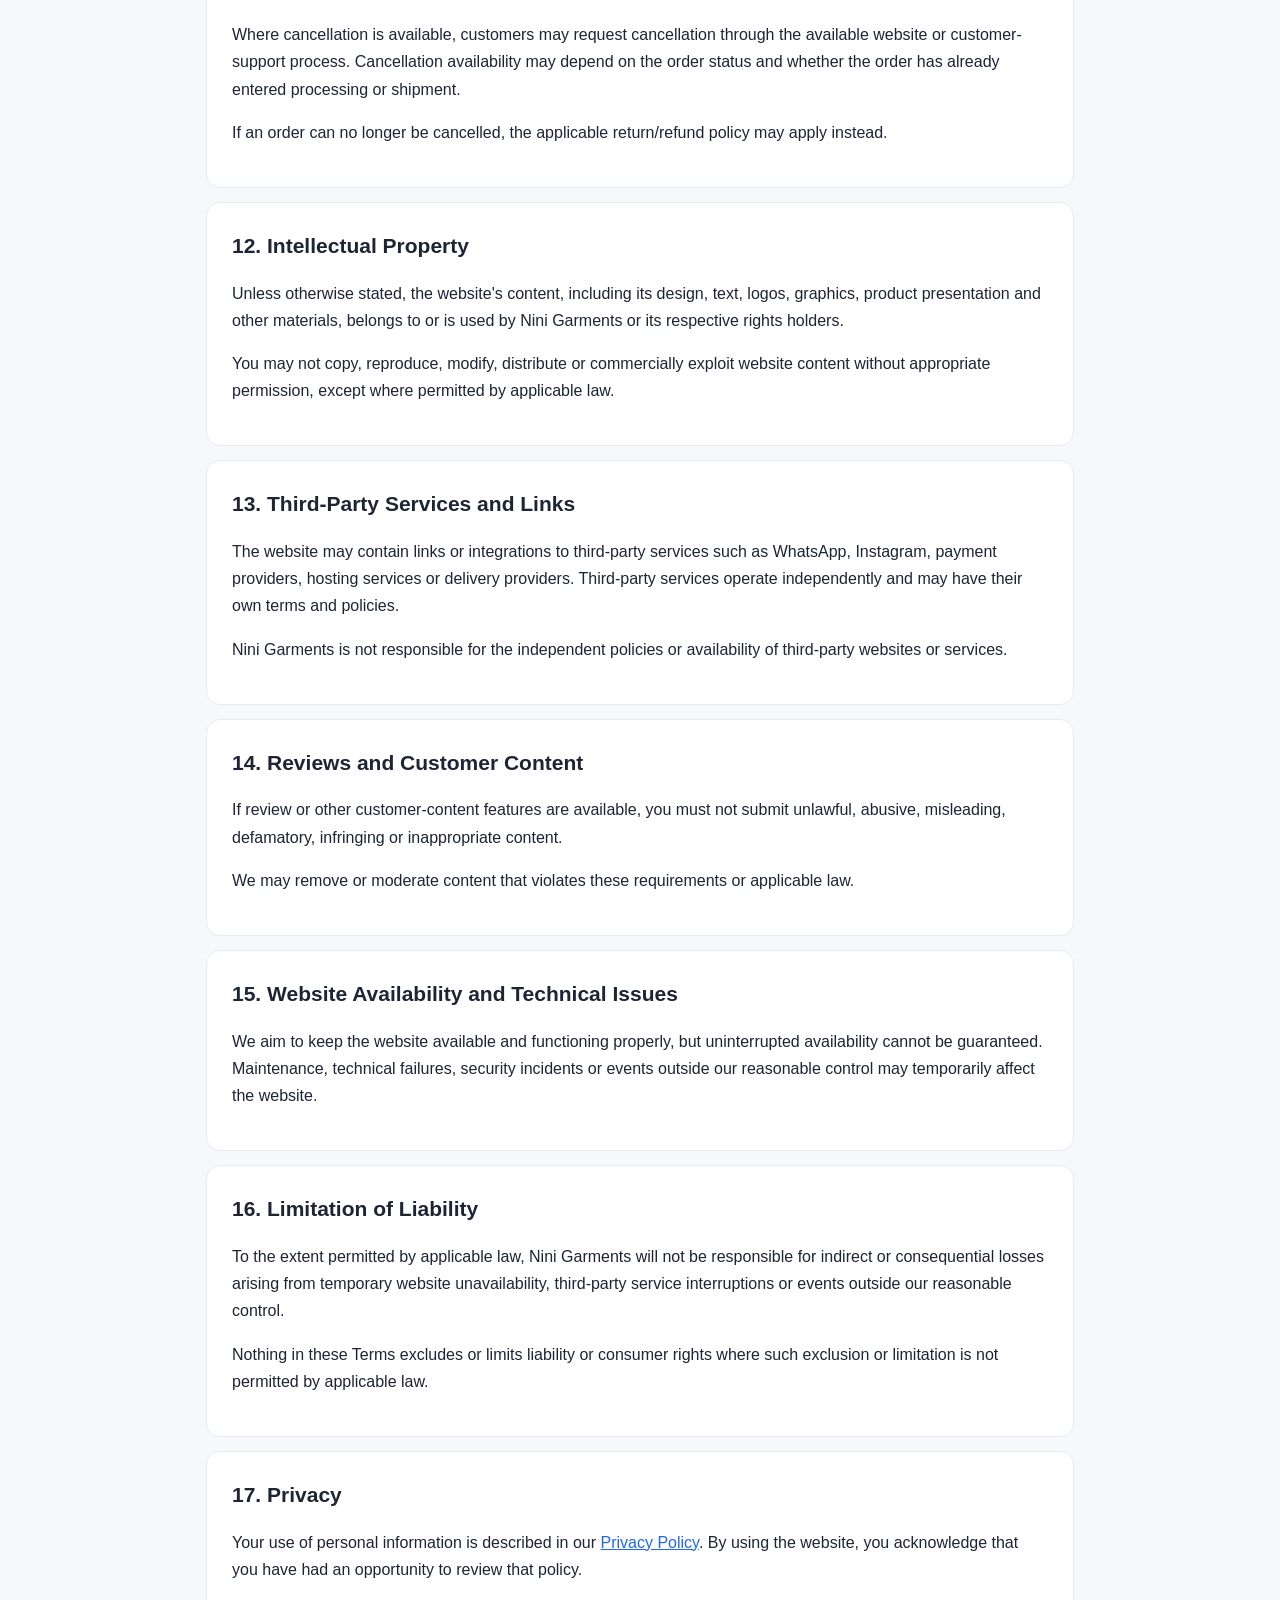
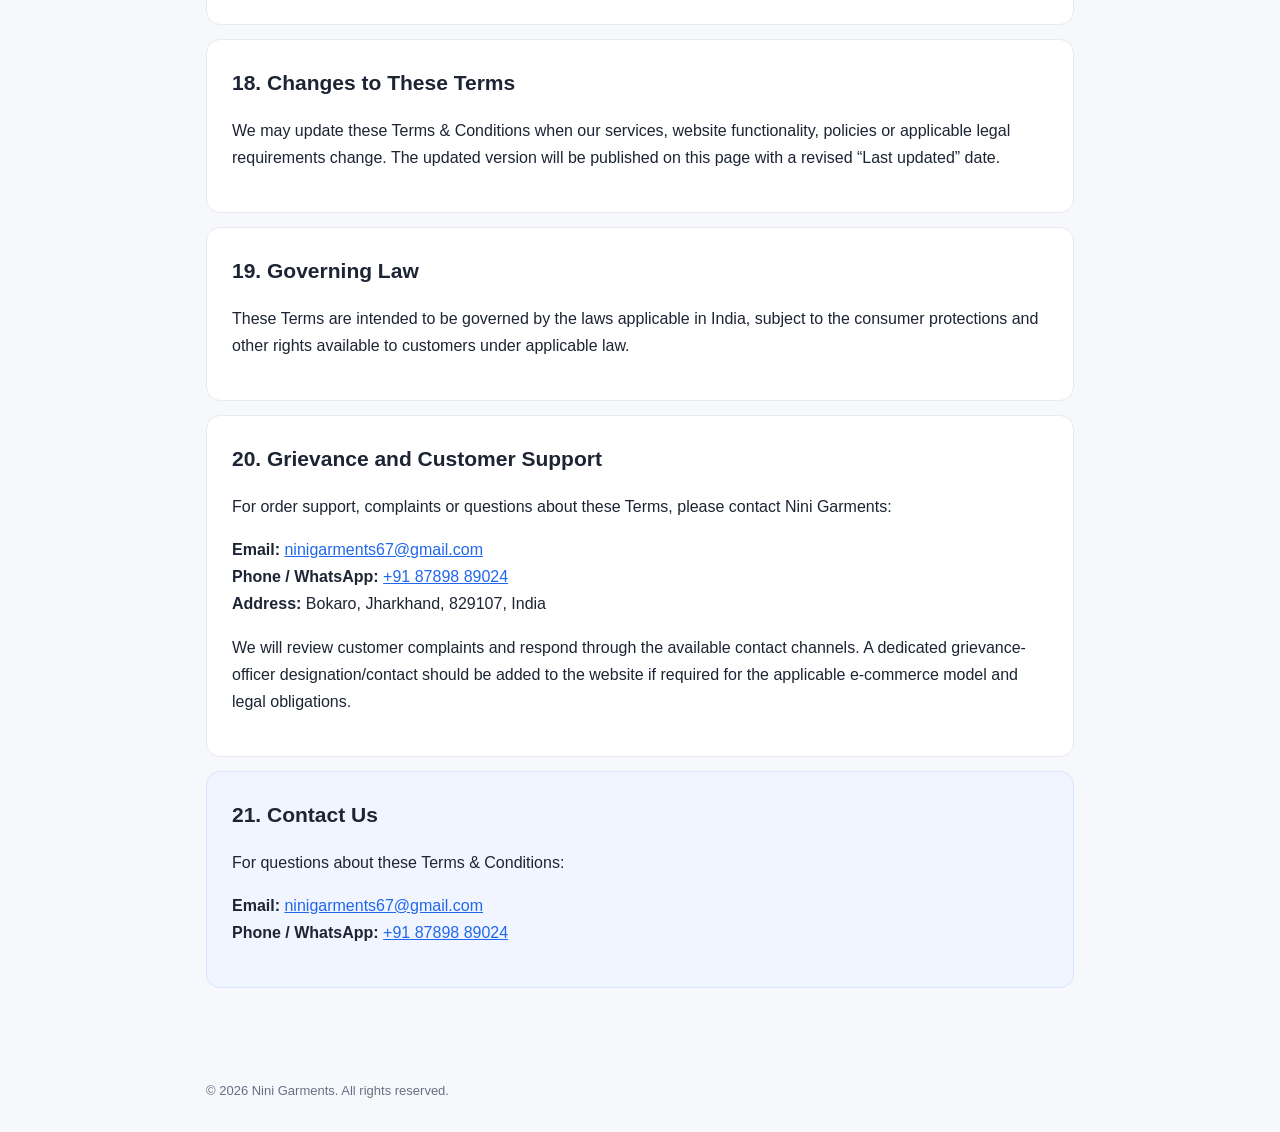
<file: terms-and-conditions.html>
<!doctype html>
<html lang="en">
<head>
<meta charset="utf-8">
<meta name="viewport" content="width=device-width,initial-scale=1">
<title>Terms & Conditions | Nini Garments</title>
<style>
:root{--b:#2167ed;--t:#1d2433;--m:#667085;--l:#e7eaf0;--bg:#f7f8fb}
*{box-sizing:border-box}body{margin:0;background:var(--bg);color:var(--t);font-family:Arial,sans-serif;line-height:1.7}
header{background:#fff;border-bottom:1px solid var(--l);padding:14px 18px}.head{max-width:900px;margin:auto;display:flex;justify-content:space-between;align-items:center;gap:15px}
.brand{display:flex;align-items:center;gap:9px;text-decoration:none;color:var(--t);font-weight:800}.brand img{width:55px;height:40px;object-fit:contain}
a{color:var(--b)}.back{font-weight:700;text-decoration:none}main{max-width:900px;margin:28px auto;padding:0 16px 50px}
.box{background:#fff;border:1px solid var(--l);border-radius:14px;padding:25px;margin-bottom:14px}
h1{margin:0 0 5px;font-size:32px}h2{font-size:21px;margin:0 0 9px}.date{color:var(--m);font-size:14px}
ul{margin-top:8px}.contact{background:#f1f5ff;border-color:#d9e4ff}
footer{max-width:900px;margin:auto;padding:0 16px 30px;color:var(--m);font-size:13px}
@media(max-width:600px){h1{font-size:26px}.box{padding:19px}.head{font-size:13px}}
</style>
</head>
<body>
<header><div class="head">
<a class="brand" href="index.html"><img src="nini-logo.jpeg" alt="Nini Garments"><span>NINI GARMENTS</span></a>
<a class="back" href="index.html">← Back to Shop</a>
</div></header>

<main>
<section class="box">
<h1>Terms &amp; Conditions</h1>
<div class="date">Last updated: October 3, 2026</div>
<p>Welcome to Nini Garments. These Terms &amp; Conditions govern your use of the Nini Garments website and your purchase of products through it. By accessing or using the website, you agree to these Terms &amp; Conditions.</p>
</section>

<section class="box">
<h2>1. About Nini Garments</h2>
<p>Nini Garments operates an online kidswear shopping website for customers in India.</p>
<p><b>Website:</b> ninigarments.store<br>
<b>Email:</b> <a href="mailto:ninigarments67@gmail.com">ninigarments67@gmail.com</a><br>
<b>Phone / WhatsApp:</b> <a href="tel:+918789889024">+91 87898 89024</a><br>
<b>Address:</b> Bokaro, Jharkhand, 829107, India</p>
</section>

<section class="box">
<h2>2. Use of the Website</h2>
<ul>
<li>You must use the website only for lawful purposes.</li>
<li>You must provide accurate information when creating an account or placing an order.</li>
<li>You must not attempt to interfere with, damage, misuse or gain unauthorised access to the website or its systems.</li>
<li>You must not use the website for fraudulent transactions, abusive activity or any unlawful purpose.</li>
<li>We may restrict or suspend access where reasonably necessary to protect the website, customers or our business.</li>
</ul>
</section>

<section class="box">
<h2>3. Customer Accounts</h2>
<p>Some website features require an account. You are responsible for keeping your login credentials reasonably secure and for activity carried out through your account.</p>
<p>If you believe your account has been used without authorisation, please contact us promptly.</p>
</section>

<section class="box">
<h2>4. Products, Images and Descriptions</h2>
<p>We aim to display product names, images, descriptions, sizes, prices and availability as accurately as reasonably possible. Product colours may appear differently depending on a customer's screen or device.</p>
<p>Product availability and specifications may change without prior notice. If a material issue affects an order, we may contact the customer before fulfilment.</p>
</section>

<section class="box">
<h2>5. Prices and Offers</h2>
<p>Prices displayed on the website are in Indian Rupees (INR), unless stated otherwise. Product prices, discounts and promotional offers may change.</p>
<p>Where a pricing or listing error is discovered before fulfilment, we may contact the customer to clarify the correct details or cancel the affected order with an appropriate refund where payment has already been made.</p>
</section>

<section class="box">
<h2>6. Orders and Order Acceptance</h2>
<p>Adding a product to the cart does not guarantee that the product will remain available. An order request is subject to product availability and successful order processing.</p>
<p>We may decline or cancel an order in circumstances such as unavailable stock, an apparent technical or pricing error, suspected fraud or misuse, or other legitimate operational reasons. If an order is cancelled after payment, any applicable refund will be handled through the relevant payment method or process.</p>
</section>

<section class="box">
<h2>7. Size, Stock and Quantity</h2>
<p>Customers are responsible for selecting the correct product size and quantity before placing an order. Size-level stock and pricing may vary between products.</p>
<p>Orders are subject to the stock available for the selected size at the time of processing.</p>
</section>

<section class="box">
<h2>8. Payments</h2>
<p>Available payment methods will be displayed during checkout. Payment services may be provided by third-party payment providers.</p>
<p>When an external payment provider is used, its own terms, privacy policy and security processes may also apply. Customers should never share payment passwords, UPI PINs, OTPs or similar authentication credentials with Nini Garments personnel.</p>
<p>Online payment functionality may be introduced or expanded after the initial website launch. These Terms may be updated when payment methods change.</p>
</section>

<section class="box">
<h2>9. Shipping and Delivery</h2>
<p>Delivery availability, estimated delivery times, shipping charges and courier arrangements will depend on the delivery option available for the order and the destination.</p>
<p>Delivery estimates are not guaranteed dates unless expressly stated as such. Delays can occur because of courier operations, weather, public events, incorrect address information or other circumstances outside our reasonable control.</p>
<p>Customers should provide a complete and accurate delivery address and contact number.</p>
</section>

<section class="box">
<h2>10. Returns, Refunds and Cancellations</h2>
<p>Returns, refunds and order cancellations are governed by the Nini Garments Return, Refund &amp; Cancellation Policy published on the website. Customers should review that policy before placing an order.</p>
<p>Nothing in these Terms is intended to remove or limit any consumer right that cannot lawfully be excluded under applicable law.</p>
</section>

<section class="box">
<h2>11. Order Cancellation by Customer</h2>
<p>Where cancellation is available, customers may request cancellation through the available website or customer-support process. Cancellation availability may depend on the order status and whether the order has already entered processing or shipment.</p>
<p>If an order can no longer be cancelled, the applicable return/refund policy may apply instead.</p>
</section>

<section class="box">
<h2>12. Intellectual Property</h2>
<p>Unless otherwise stated, the website's content, including its design, text, logos, graphics, product presentation and other materials, belongs to or is used by Nini Garments or its respective rights holders.</p>
<p>You may not copy, reproduce, modify, distribute or commercially exploit website content without appropriate permission, except where permitted by applicable law.</p>
</section>

<section class="box">
<h2>13. Third-Party Services and Links</h2>
<p>The website may contain links or integrations to third-party services such as WhatsApp, Instagram, payment providers, hosting services or delivery providers. Third-party services operate independently and may have their own terms and policies.</p>
<p>Nini Garments is not responsible for the independent policies or availability of third-party websites or services.</p>
</section>

<section class="box">
<h2>14. Reviews and Customer Content</h2>
<p>If review or other customer-content features are available, you must not submit unlawful, abusive, misleading, defamatory, infringing or inappropriate content.</p>
<p>We may remove or moderate content that violates these requirements or applicable law.</p>
</section>

<section class="box">
<h2>15. Website Availability and Technical Issues</h2>
<p>We aim to keep the website available and functioning properly, but uninterrupted availability cannot be guaranteed. Maintenance, technical failures, security incidents or events outside our reasonable control may temporarily affect the website.</p>
</section>

<section class="box">
<h2>16. Limitation of Liability</h2>
<p>To the extent permitted by applicable law, Nini Garments will not be responsible for indirect or consequential losses arising from temporary website unavailability, third-party service interruptions or events outside our reasonable control.</p>
<p>Nothing in these Terms excludes or limits liability or consumer rights where such exclusion or limitation is not permitted by applicable law.</p>
</section>

<section class="box">
<h2>17. Privacy</h2>
<p>Your use of personal information is described in our <a href="privacy.html">Privacy Policy</a>. By using the website, you acknowledge that you have had an opportunity to review that policy.</p>
</section>

<section class="box">
<h2>18. Changes to These Terms</h2>
<p>We may update these Terms &amp; Conditions when our services, website functionality, policies or applicable legal requirements change. The updated version will be published on this page with a revised “Last updated” date.</p>
</section>

<section class="box">
<h2>19. Governing Law</h2>
<p>These Terms are intended to be governed by the laws applicable in India, subject to the consumer protections and other rights available to customers under applicable law.</p>
</section>

<section class="box">
<h2>20. Grievance and Customer Support</h2>
<p>For order support, complaints or questions about these Terms, please contact Nini Garments:</p>
<p><b>Email:</b> <a href="mailto:ninigarments67@gmail.com">ninigarments67@gmail.com</a><br>
<b>Phone / WhatsApp:</b> <a href="tel:+918789889024">+91 87898 89024</a><br>
<b>Address:</b> Bokaro, Jharkhand, 829107, India</p>
<p>We will review customer complaints and respond through the available contact channels. A dedicated grievance-officer designation/contact should be added to the website if required for the applicable e-commerce model and legal obligations.</p>
</section>

<section class="box contact">
<h2>21. Contact Us</h2>
<p>For questions about these Terms &amp; Conditions:</p>
<p><b>Email:</b> <a href="mailto:ninigarments67@gmail.com">ninigarments67@gmail.com</a><br>
<b>Phone / WhatsApp:</b> <a href="tel:+918789889024">+91 87898 89024</a></p>
</section>
</main>

<footer>© 2026 Nini Garments. All rights reserved.</footer>
</body>
</html>
</file>
